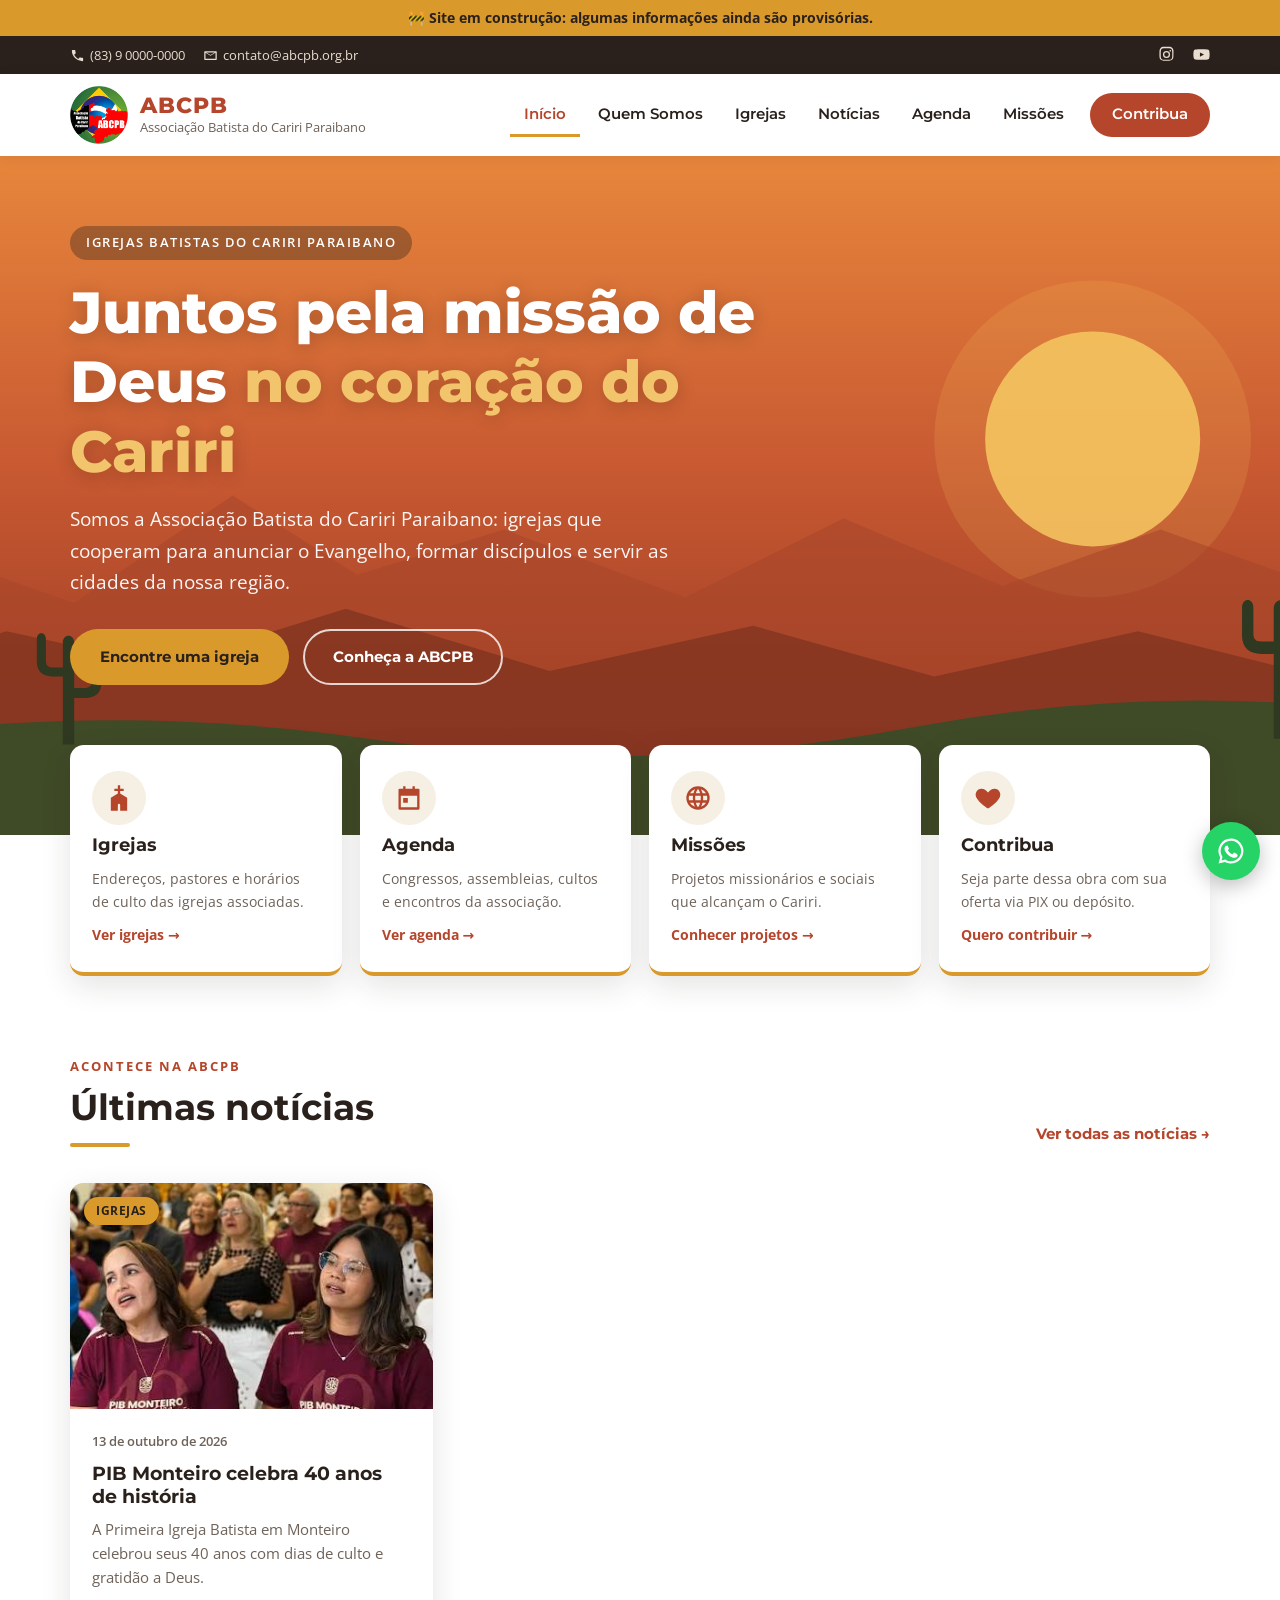
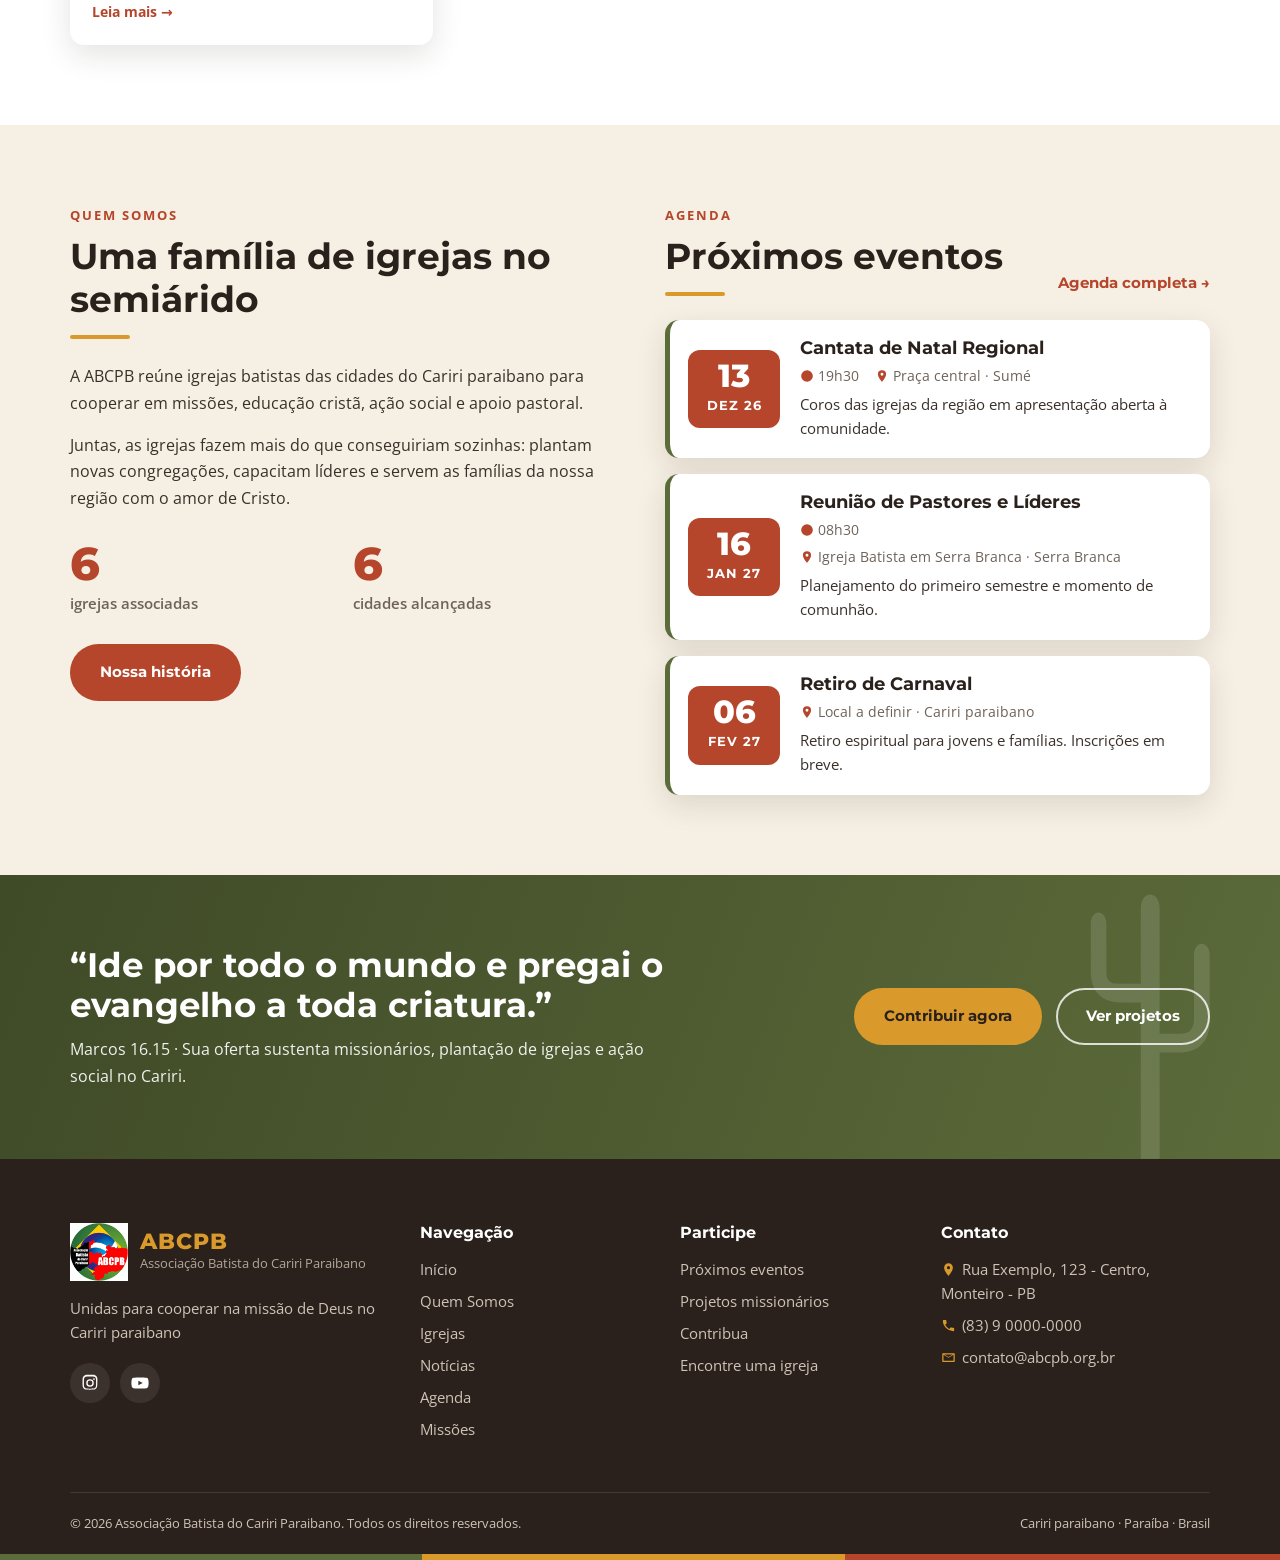
<file: index.html>
<!DOCTYPE html>
<html lang="pt-BR">
<head>
  <meta charset="UTF-8">
  <meta name="viewport" content="width=device-width, initial-scale=1.0">
  <title>ABCPB | Associação Batista do Cariri Paraibano</title>
  <meta name="description" content="Associação Batista do Cariri Paraibano: igrejas batistas unidas em missão, comunhão e serviço no Cariri da Paraíba.">
  <link rel="icon" href="assets/img/logo.png">
  <link rel="preconnect" href="https://fonts.googleapis.com">
  <link rel="preconnect" href="https://fonts.gstatic.com" crossorigin>
  <link href="https://fonts.googleapis.com/css2?family=Montserrat:wght@600;700;800&family=Open+Sans:wght@400;600;700&display=swap" rel="stylesheet">
  <link rel="stylesheet" href="assets/css/style.css">
</head>
<body data-pagina="inicio">
  <div id="topo"></div>

  <main>
    <!-- DESTAQUE -->
    <section class="hero">
      <svg class="hero-paisagem" viewBox="0 0 1440 600" preserveAspectRatio="xMidYMax slice" aria-hidden="true">
        <circle cx="1120" cy="250" r="95" fill="#f6c862" opacity=".85"/>
        <circle cx="1120" cy="250" r="140" fill="#f6c862" opacity=".15"/>
        <path d="M0 420 L120 360 L220 395 L360 300 L470 370 L600 330 L760 390 L900 320 L1040 380 L1180 330 L1320 380 L1440 340 V600 H0Z" fill="#a8452a" opacity=".55"/>
        <path d="M0 470 L160 420 L300 450 L460 400 L640 455 L820 415 L980 460 L1160 420 L1300 455 L1440 425 V600 H0Z" fill="#7e3320" opacity=".7"/>
        <path d="M0 520 Q240 480 480 515 T960 505 T1440 500 V600 H0Z" fill="#3f4a27"/>
        <g fill="#2f3820">
          <path d="M210 520V430c0-8 10-8 10 0v90zM220 470h10c4 0 6-3 6-7v-25c0-7 8-7 8 0v28c0 9-6 13-14 13h-10zM210 460h-9c-8 0-14-4-14-13v-20c0-7 8-7 8 0v19c0 4 2 6 6 6h9z"/>
          <path d="M1280 515V400c0-10 13-10 13 0v115zM1293 455h13c5 0 7-3 7-8v-32c0-9 10-9 10 0v36c0 11-7 16-17 16h-13zM1280 440h-11c-10 0-17-5-17-16v-25c0-9 10-9 10 0v23c0 5 2 7 7 7h11z"/>
          <path d="M1360 510v-55c0-6 8-6 8 0v55zM1368 480h6c3 0 4-2 4-5v-15c0-5 6-5 6 0v17c0 6-4 9-10 9h-6z"/>
        </g>
      </svg>
      <div class="container">
        <span class="hero-etiqueta">Igrejas batistas do Cariri paraibano</span>
        <h1>Juntos pela missão de Deus <em>no coração do Cariri</em></h1>
        <p>Somos a Associação Batista do Cariri Paraibano: igrejas que cooperam para anunciar o Evangelho, formar discípulos e servir as cidades da nossa região.</p>
        <div class="hero-botoes">
          <a class="btn btn-primario" href="igrejas.html">Encontre uma igreja</a>
          <a class="btn btn-contorno" href="quem-somos.html">Conheça a ABCPB</a>
        </div>
      </div>
    </section>

    <!-- ATALHOS -->
    <section class="atalhos">
      <div class="container atalhos-grade">
        <a class="atalho" href="igrejas.html">
          <span class="atalho-icone"><svg viewBox="0 0 24 24"><path d="M12 1h1v3h3v2h-3v2.2l6 3.6V23h-6v-5a1 1 0 0 0-2 0v5H5V11.8l6-3.6V6H8V4h3V1h1z"/></svg></span>
          <h3>Igrejas</h3>
          <p>Endereços, pastores e horários de culto das igrejas associadas.</p>
          <span class="seta">Ver igrejas →</span>
        </a>
        <a class="atalho" href="agenda.html">
          <span class="atalho-icone"><svg viewBox="0 0 24 24"><path d="M7 2h2v2h6V2h2v2h3a1 1 0 0 1 1 1v16a1 1 0 0 1-1 1H4a1 1 0 0 1-1-1V5a1 1 0 0 1 1-1h3V2zm12 8H5v10h14V10zM7 12h4v4H7v-4z"/></svg></span>
          <h3>Agenda</h3>
          <p>Congressos, assembleias, cultos e encontros da associação.</p>
          <span class="seta">Ver agenda →</span>
        </a>
        <a class="atalho" href="missoes.html">
          <span class="atalho-icone"><svg viewBox="0 0 24 24"><path d="M12 2a10 10 0 1 0 0 20 10 10 0 0 0 0-20zm6.9 6h-3a15.7 15.7 0 0 0-1.4-3.6A8 8 0 0 1 18.9 8zM12 4c.8 1.2 1.5 2.5 1.9 4h-3.8c.4-1.5 1.1-2.8 1.9-4zM4.3 14a8.2 8.2 0 0 1 0-4h3.4a16.5 16.5 0 0 0 0 4H4.3zm.8 2h3a15.7 15.7 0 0 0 1.4 3.6A8 8 0 0 1 5.1 16zm3-8h-3a8 8 0 0 1 4.4-3.6C8.9 5.5 8.4 6.7 8.1 8zM12 20c-.8-1.2-1.5-2.5-1.9-4h3.8c-.4 1.5-1.1 2.8-1.9 4zm2.3-6H9.7a14.7 14.7 0 0 1 0-4h4.6a14.7 14.7 0 0 1 0 4zm.2 5.6c.6-1.1 1.1-2.3 1.4-3.6h3a8 8 0 0 1-4.4 3.6zm1.8-5.6a16.5 16.5 0 0 0 0-4h3.4a8.2 8.2 0 0 1 0 4h-3.4z"/></svg></span>
          <h3>Missões</h3>
          <p>Projetos missionários e sociais que alcançam o Cariri.</p>
          <span class="seta">Conhecer projetos →</span>
        </a>
        <a class="atalho" href="contribua.html">
          <span class="atalho-icone"><svg viewBox="0 0 24 24"><path d="M12 21s-7.5-4.6-10-9.5C.4 8.1 2.4 4 6.4 4 8.7 4 10.4 5.3 12 7.2 13.6 5.3 15.3 4 17.6 4c4 0 6 4.1 4.4 7.5C19.5 16.4 12 21 12 21z"/></svg></span>
          <h3>Contribua</h3>
          <p>Seja parte dessa obra com sua oferta via PIX ou depósito.</p>
          <span class="seta">Quero contribuir →</span>
        </a>
      </div>
    </section>

    <!-- NOTÍCIAS -->
    <section class="secao">
      <div class="container">
        <div class="secao-cabecalho">
          <div class="secao-titulo"><span class="sobretitulo">Acontece na ABCPB</span><h2>Últimas notícias</h2></div>
          <a class="link-ver-todos" href="noticias.html">Ver todas as notícias →</a>
        </div>
        <div data-noticias data-limite="3"></div>
      </div>
    </section>

    <!-- SOBRE + AGENDA -->
    <section class="secao secao-areia">
      <div class="container duas-colunas" style="align-items:start">
        <div>
          <div class="secao-titulo" style="margin-bottom:24px"><span class="sobretitulo">Quem somos</span><h2>Uma família de igrejas no semiárido</h2></div>
          <div class="texto-corrido">
            <p>A ABCPB reúne igrejas batistas das cidades do Cariri paraibano para cooperar em missões, educação cristã, ação social e apoio pastoral.</p>
            <p>Juntas, as igrejas fazem mais do que conseguiriam sozinhas: plantam novas congregações, capacitam líderes e servem as famílias da nossa região com o amor de Cristo.</p>
          </div>
          <div class="numeros" style="grid-template-columns:repeat(2,1fr);text-align:left;margin:28px 0">
            <div class="numero"><strong id="num-igrejas">0</strong><span>igrejas associadas</span></div>
            <div class="numero"><strong id="num-cidades">0</strong><span>cidades alcançadas</span></div>
          </div>
          <a class="btn btn-terracota" href="quem-somos.html">Nossa história</a>
        </div>
        <div>
          <div class="secao-cabecalho" style="margin-bottom:24px">
            <div class="secao-titulo"><span class="sobretitulo">Agenda</span><h2>Próximos eventos</h2></div>
            <a class="link-ver-todos" href="agenda.html">Agenda completa →</a>
          </div>
          <div data-eventos data-limite="3"></div>
        </div>
      </div>
    </section>

    <!-- CHAMADA MISSÕES -->
    <section class="faixa">
      <svg class="faixa-cacto" viewBox="0 0 100 200" aria-hidden="true"><path d="M44 200V40c0-12 12-12 12 0v160H44zM56 120h14c6 0 8-4 8-10V70c0-10 10-10 10 0v42c0 14-8 20-20 20H56v-12zM44 100H32c-12 0-20-6-20-20V50c0-10 10-10 10 0v30c0 6 2 8 8 8h14v12z"/></svg>
      <div class="container">
        <div>
          <h2>“Ide por todo o mundo e pregai o evangelho a toda criatura.”</h2>
          <p>Marcos 16.15 · Sua oferta sustenta missionários, plantação de igrejas e ação social no Cariri.</p>
        </div>
        <div class="hero-botoes">
          <a class="btn btn-primario" href="contribua.html">Contribuir agora</a>
          <a class="btn btn-contorno" href="missoes.html">Ver projetos</a>
        </div>
      </div>
    </section>
  </main>

  <div id="rodape"></div>

  <script src="dados/config.js"></script>
  <script src="dados/noticias.js"></script>
  <script src="dados/eventos.js"></script>
  <script src="dados/igrejas.js"></script>
  <script src="dados/missoes.js"></script>
  <script src="assets/js/main.js"></script>
</body>
</html>
</file>
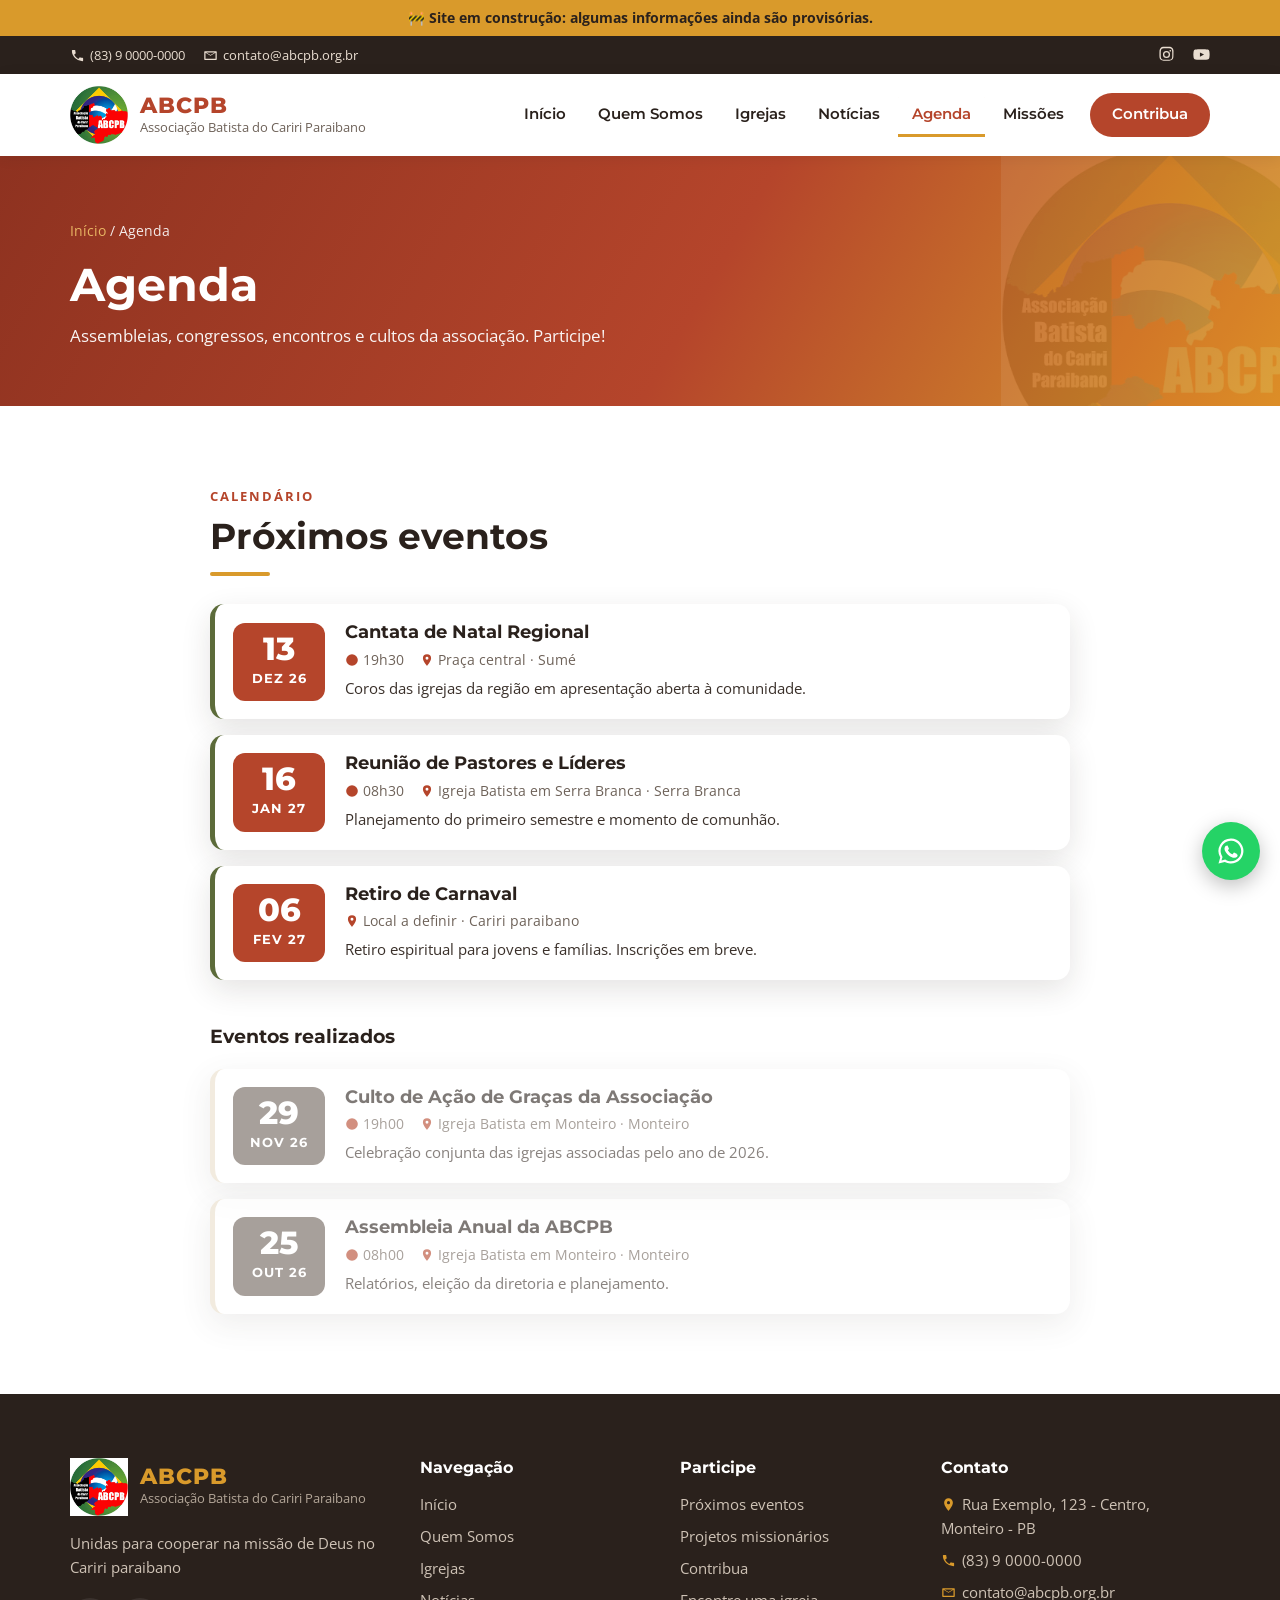
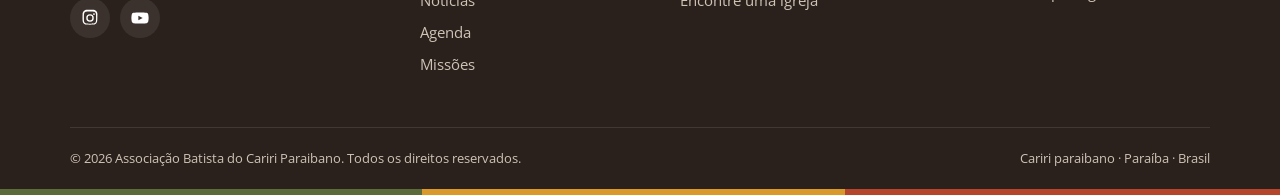
<file: agenda.html>
<!DOCTYPE html>
<html lang="pt-BR">
<head>
  <meta charset="UTF-8">
  <meta name="viewport" content="width=device-width, initial-scale=1.0">
  <title>Agenda | ABCPB</title>
  <meta name="description" content="Agenda de eventos da Associação Batista do Cariri Paraibano: assembleias, congressos, encontros e cultos.">
  <link rel="icon" href="assets/img/logo.png">
  <link rel="preconnect" href="https://fonts.googleapis.com">
  <link rel="preconnect" href="https://fonts.gstatic.com" crossorigin>
  <link href="https://fonts.googleapis.com/css2?family=Montserrat:wght@600;700;800&family=Open+Sans:wght@400;600;700&display=swap" rel="stylesheet">
  <link rel="stylesheet" href="assets/css/style.css">
</head>
<body data-pagina="agenda">
  <div id="topo"></div>

  <main>
    <section class="pagina-topo">
      <div class="container">
        <div class="migalhas"><a href="index.html">Início</a> / Agenda</div>
        <h1>Agenda</h1>
        <p>Assembleias, congressos, encontros e cultos da associação. Participe!</p>
      </div>
    </section>

    <section class="secao">
      <div class="container" style="max-width:900px">
        <div class="secao-titulo" style="margin-bottom:28px"><span class="sobretitulo">Calendário</span><h2>Próximos eventos</h2></div>
        <div data-eventos data-passados></div>
      </div>
    </section>
  </main>

  <div id="rodape"></div>

  <script src="dados/config.js"></script>
  <script src="dados/noticias.js"></script>
  <script src="dados/eventos.js"></script>
  <script src="dados/igrejas.js"></script>
  <script src="dados/missoes.js"></script>
  <script src="assets/js/main.js"></script>
</body>
</html>
</file>
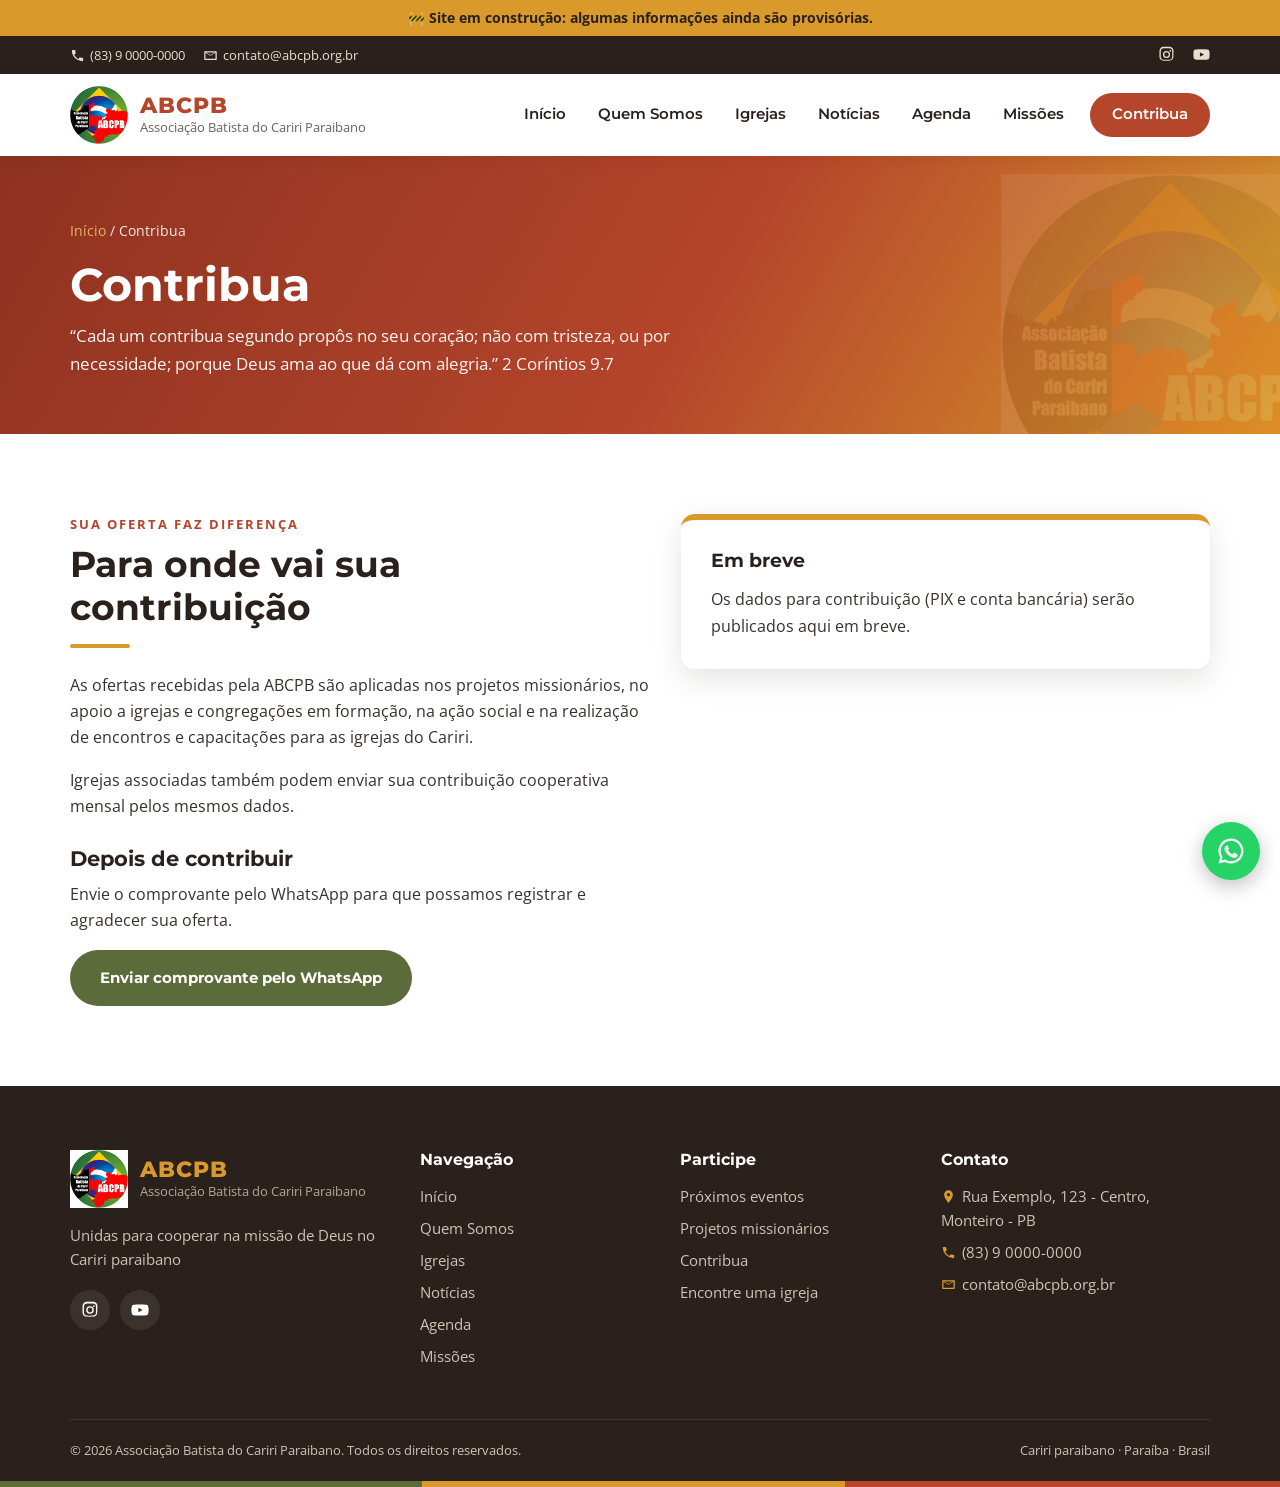
<file: contribua.html>
<!DOCTYPE html>
<html lang="pt-BR">
<head>
  <meta charset="UTF-8">
  <meta name="viewport" content="width=device-width, initial-scale=1.0">
  <title>Contribua | ABCPB</title>
  <meta name="description" content="Contribua com a obra missionária da Associação Batista do Cariri Paraibano via PIX ou depósito.">
  <link rel="icon" href="assets/img/logo.png">
  <link rel="preconnect" href="https://fonts.googleapis.com">
  <link rel="preconnect" href="https://fonts.gstatic.com" crossorigin>
  <link href="https://fonts.googleapis.com/css2?family=Montserrat:wght@600;700;800&family=Open+Sans:wght@400;600;700&display=swap" rel="stylesheet">
  <link rel="stylesheet" href="assets/css/style.css">
</head>
<body data-pagina="contribua">
  <div id="topo"></div>

  <main>
    <section class="pagina-topo">
      <div class="container">
        <div class="migalhas"><a href="index.html">Início</a> / Contribua</div>
        <h1>Contribua</h1>
        <p>“Cada um contribua segundo propôs no seu coração; não com tristeza, ou por necessidade; porque Deus ama ao que dá com alegria.” 2 Coríntios 9.7</p>
      </div>
    </section>

    <section class="secao">
      <div class="container contribua-grade">
        <div>
          <div class="secao-titulo" style="margin-bottom:24px"><span class="sobretitulo">Sua oferta faz diferença</span><h2>Para onde vai sua contribuição</h2></div>
          <div class="texto-corrido">
            <p>As ofertas recebidas pela ABCPB são aplicadas nos projetos missionários, no apoio a igrejas e congregações em formação, na ação social e na realização de encontros e capacitações para as igrejas do Cariri.</p>
            <p>Igrejas associadas também podem enviar sua contribuição cooperativa mensal pelos mesmos dados.</p>
            <h3>Depois de contribuir</h3>
            <p>Envie o comprovante pelo WhatsApp para que possamos registrar e agradecer sua oferta.</p>
          </div>
          <a class="btn btn-verde" id="link-whats-contribua" href="#" target="_blank" rel="noopener">Enviar comprovante pelo WhatsApp</a>
        </div>

        <div id="dados-contribuicao" style="display:grid;gap:24px">
          <div class="caixa-pix">
            <h3>PIX</h3>
            <p style="font-size:14px;color:var(--texto-suave)">Chave <span id="pix-tipo"></span></p>
            <div class="chave"><span id="pix-chave"></span><button class="btn-copiar" id="copiar-pix" type="button">Copiar</button></div>
            <p style="font-size:14.5px"><strong>Favorecido:</strong> <span id="pix-favorecido"></span></p>
          </div>
          <div class="caixa-pix" style="border-top-color:var(--verde)">
            <h3>Depósito / Transferência</h3>
            <ul class="dados-bancarios">
              <li><strong>Banco:</strong> <span id="banco-nome"></span></li>
              <li><strong>Agência:</strong> <span id="banco-agencia"></span></li>
              <li><strong>Conta:</strong> <span id="banco-conta"></span> (<span id="banco-tipo"></span>)</li>
              <li><strong>Favorecido:</strong> <span id="banco-favorecido"></span></li>
            </ul>
          </div>
        </div>
      </div>
    </section>
  </main>

  <div id="rodape"></div>

  <script src="dados/config.js"></script>
  <script src="dados/noticias.js"></script>
  <script src="dados/eventos.js"></script>
  <script src="dados/igrejas.js"></script>
  <script src="dados/missoes.js"></script>
  <script src="assets/js/main.js"></script>
</body>
</html>
</file>
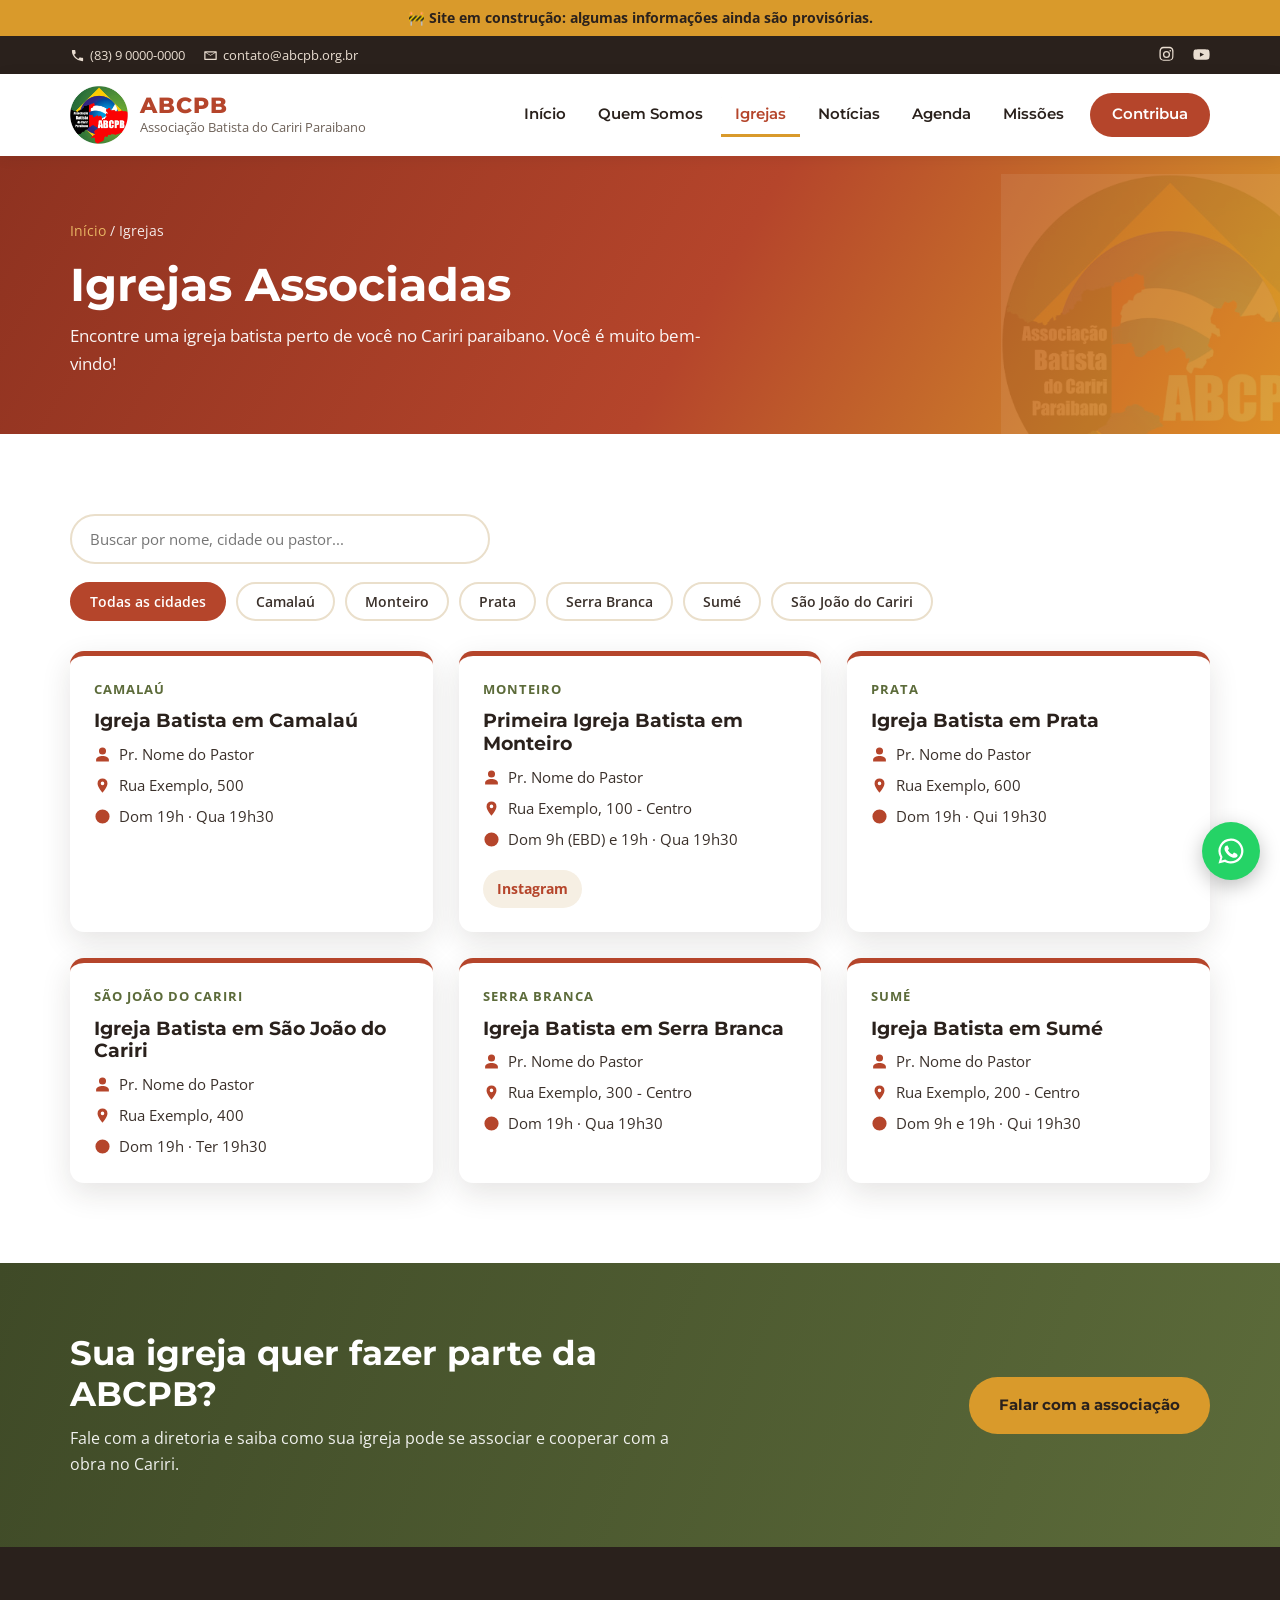
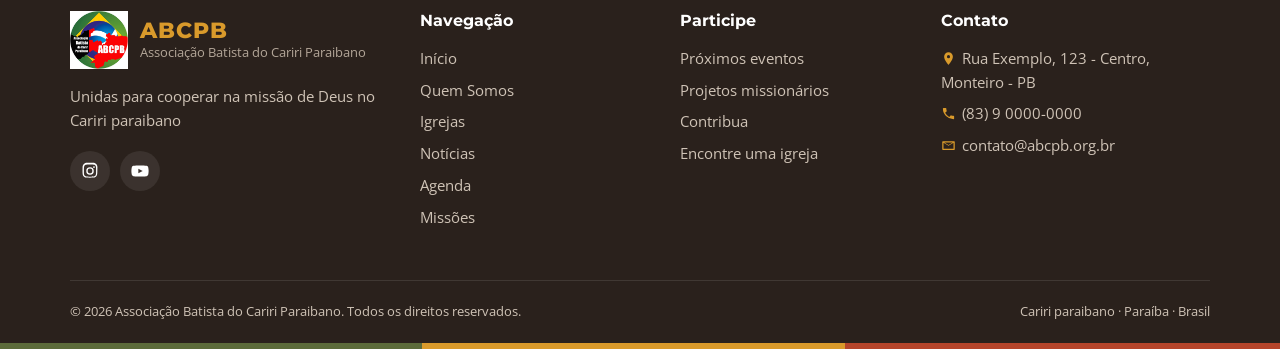
<file: igrejas.html>
<!DOCTYPE html>
<html lang="pt-BR">
<head>
  <meta charset="UTF-8">
  <meta name="viewport" content="width=device-width, initial-scale=1.0">
  <title>Igrejas Associadas | ABCPB</title>
  <meta name="description" content="Encontre uma igreja batista no Cariri paraibano: endereços, pastores e horários de culto.">
  <link rel="icon" href="assets/img/logo.png">
  <link rel="preconnect" href="https://fonts.googleapis.com">
  <link rel="preconnect" href="https://fonts.gstatic.com" crossorigin>
  <link href="https://fonts.googleapis.com/css2?family=Montserrat:wght@600;700;800&family=Open+Sans:wght@400;600;700&display=swap" rel="stylesheet">
  <link rel="stylesheet" href="assets/css/style.css">
</head>
<body data-pagina="igrejas">
  <div id="topo"></div>

  <main>
    <section class="pagina-topo">
      <div class="container">
        <div class="migalhas"><a href="index.html">Início</a> / Igrejas</div>
        <h1>Igrejas Associadas</h1>
        <p>Encontre uma igreja batista perto de você no Cariri paraibano. Você é muito bem-vindo!</p>
      </div>
    </section>

    <section class="secao">
      <div class="container">
        <div id="igrejas"></div>
      </div>
    </section>

    <section class="faixa">
      <div class="container">
        <div>
          <h2>Sua igreja quer fazer parte da ABCPB?</h2>
          <p>Fale com a diretoria e saiba como sua igreja pode se associar e cooperar com a obra no Cariri.</p>
        </div>
        <a class="btn btn-primario" id="link-contato-igreja" href="#">Falar com a associação</a>
      </div>
    </section>
  </main>

  <div id="rodape"></div>

  <script src="dados/config.js"></script>
  <script src="dados/noticias.js"></script>
  <script src="dados/eventos.js"></script>
  <script src="dados/igrejas.js"></script>
  <script src="dados/missoes.js"></script>
  <script src="assets/js/main.js"></script>
  <script>
    (function () {
      var a = document.getElementById("link-contato-igreja");
      if (SITE.whatsapp) a.href = "https://wa.me/" + SITE.whatsapp + "?text=" + encodeURIComponent("Olá! Gostaria de saber como uma igreja pode se associar à ABCPB.");
      else if (SITE.email) a.href = "mailto:" + SITE.email;
    })();
  </script>
</body>
</html>
</file>
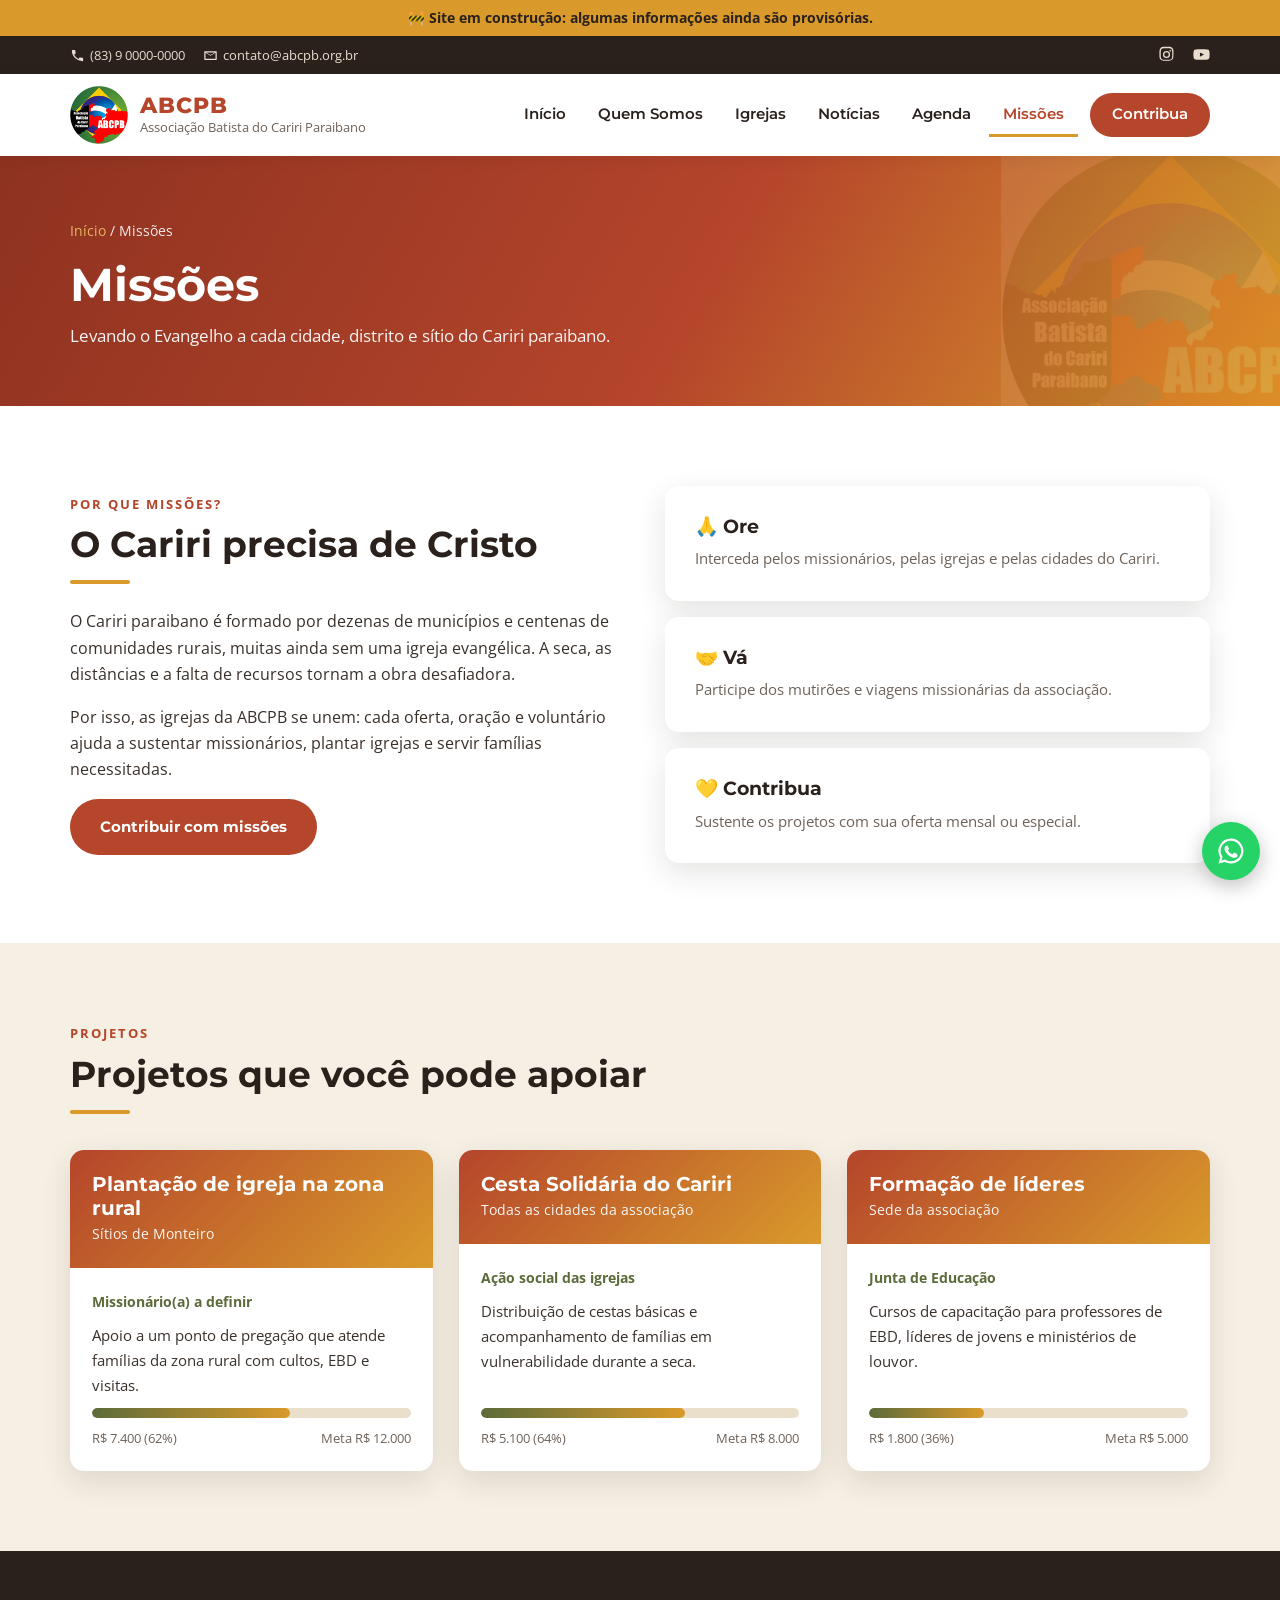
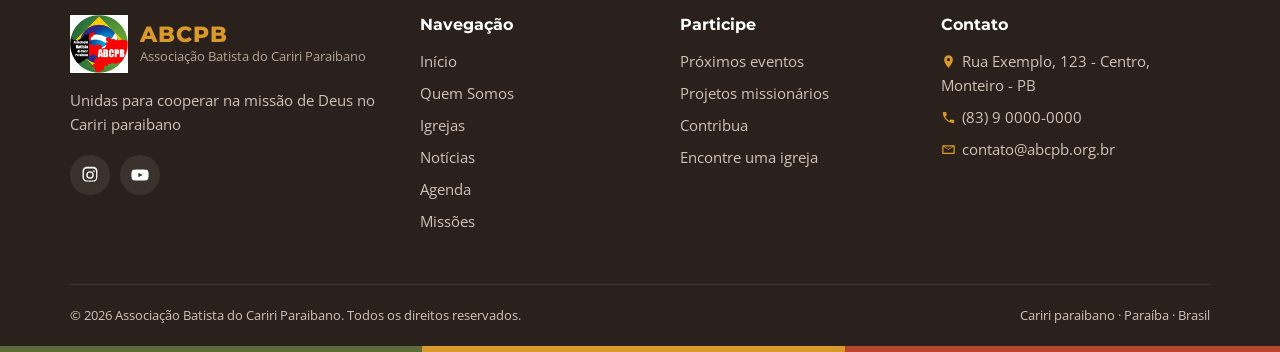
<file: missoes.html>
<!DOCTYPE html>
<html lang="pt-BR">
<head>
  <meta charset="UTF-8">
  <meta name="viewport" content="width=device-width, initial-scale=1.0">
  <title>Missões | ABCPB</title>
  <meta name="description" content="Projetos missionários e sociais da Associação Batista do Cariri Paraibano.">
  <link rel="icon" href="assets/img/logo.png">
  <link rel="preconnect" href="https://fonts.googleapis.com">
  <link rel="preconnect" href="https://fonts.gstatic.com" crossorigin>
  <link href="https://fonts.googleapis.com/css2?family=Montserrat:wght@600;700;800&family=Open+Sans:wght@400;600;700&display=swap" rel="stylesheet">
  <link rel="stylesheet" href="assets/css/style.css">
</head>
<body data-pagina="missoes">
  <div id="topo"></div>

  <main>
    <section class="pagina-topo">
      <div class="container">
        <div class="migalhas"><a href="index.html">Início</a> / Missões</div>
        <h1>Missões</h1>
        <p>Levando o Evangelho a cada cidade, distrito e sítio do Cariri paraibano.</p>
      </div>
    </section>

    <section class="secao">
      <div class="container duas-colunas">
        <div>
          <div class="secao-titulo" style="margin-bottom:24px"><span class="sobretitulo">Por que missões?</span><h2>O Cariri precisa de Cristo</h2></div>
          <div class="texto-corrido">
            <p>O Cariri paraibano é formado por dezenas de municípios e centenas de comunidades rurais, muitas ainda sem uma igreja evangélica. A seca, as distâncias e a falta de recursos tornam a obra desafiadora.</p>
            <p>Por isso, as igrejas da ABCPB se unem: cada oferta, oração e voluntário ajuda a sustentar missionários, plantar igrejas e servir famílias necessitadas.</p>
          </div>
          <div class="hero-botoes" style="margin-top:10px">
            <a class="btn btn-terracota" href="contribua.html">Contribuir com missões</a>
          </div>
        </div>
        <div class="mvv" style="grid-template-columns:1fr;gap:16px">
          <div class="mvv-item"><h3>🙏 Ore</h3><p>Interceda pelos missionários, pelas igrejas e pelas cidades do Cariri.</p></div>
          <div class="mvv-item"><h3>🤝 Vá</h3><p>Participe dos mutirões e viagens missionárias da associação.</p></div>
          <div class="mvv-item"><h3>💛 Contribua</h3><p>Sustente os projetos com sua oferta mensal ou especial.</p></div>
        </div>
      </div>
    </section>

    <section class="secao secao-areia">
      <div class="container">
        <div class="secao-titulo" style="margin-bottom:36px"><span class="sobretitulo">Projetos</span><h2>Projetos que você pode apoiar</h2></div>
        <div id="missoes"></div>
      </div>
    </section>
  </main>

  <div id="rodape"></div>

  <script src="dados/config.js"></script>
  <script src="dados/noticias.js"></script>
  <script src="dados/eventos.js"></script>
  <script src="dados/igrejas.js"></script>
  <script src="dados/missoes.js"></script>
  <script src="assets/js/main.js"></script>
</body>
</html>
</file>
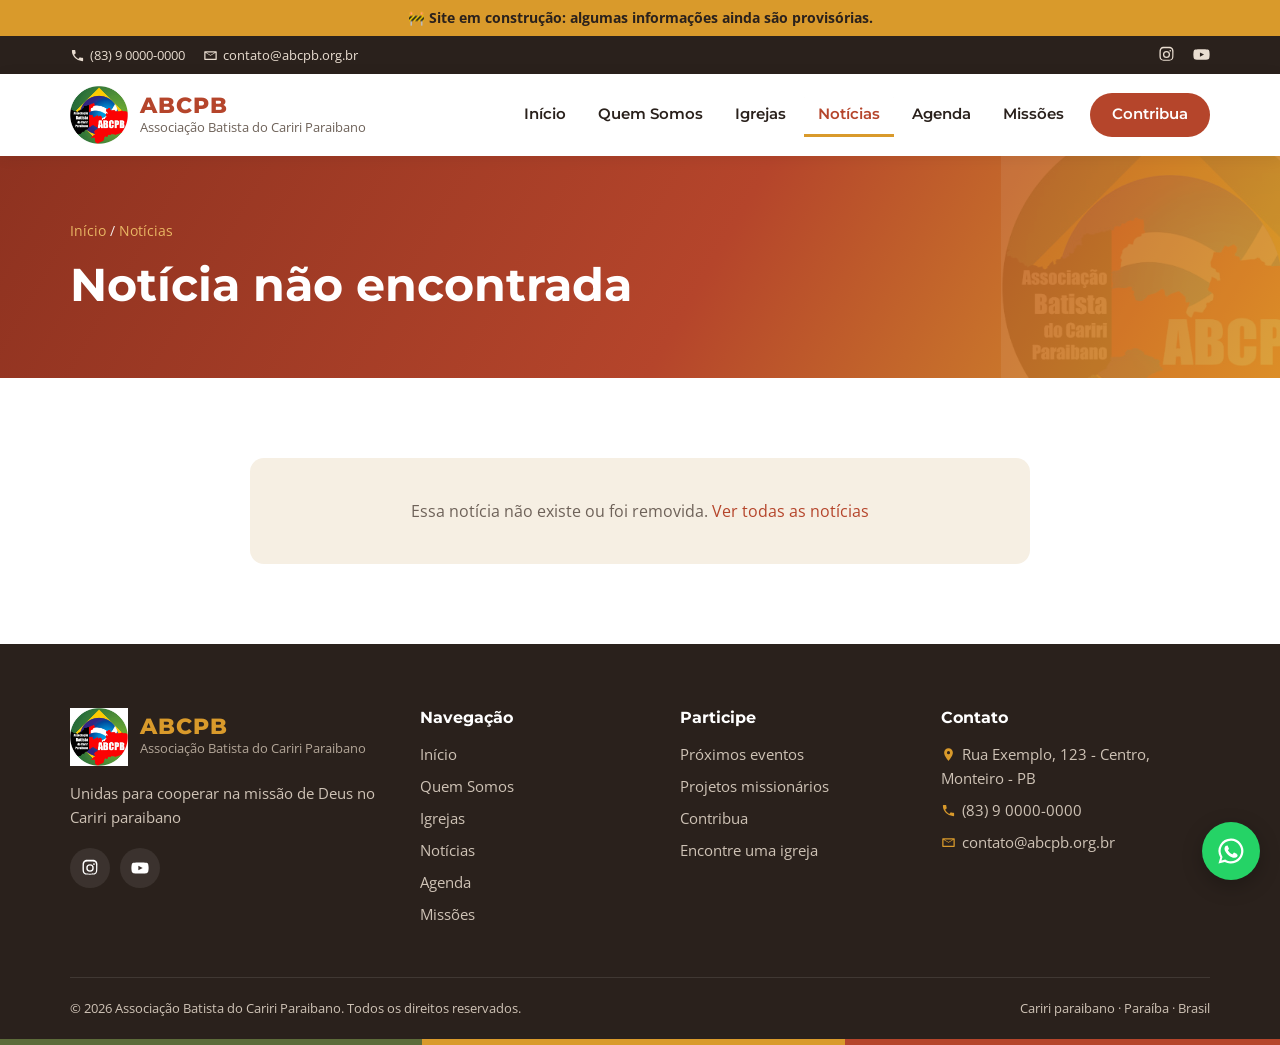
<file: noticia.html>
<!DOCTYPE html>
<html lang="pt-BR">
<head>
  <meta charset="UTF-8">
  <meta name="viewport" content="width=device-width, initial-scale=1.0">
  <title>Notícia | ABCPB</title>
  <link rel="icon" href="assets/img/logo.png">
  <link rel="preconnect" href="https://fonts.googleapis.com">
  <link rel="preconnect" href="https://fonts.gstatic.com" crossorigin>
  <link href="https://fonts.googleapis.com/css2?family=Montserrat:wght@600;700;800&family=Open+Sans:wght@400;600;700&display=swap" rel="stylesheet">
  <link rel="stylesheet" href="assets/css/style.css">
</head>
<body data-pagina="noticias">
  <div id="topo"></div>

  <main>
    <section class="pagina-topo">
      <div class="container">
        <div class="migalhas"><a href="index.html">Início</a> / <a href="noticias.html">Notícias</a></div>
        <h1 id="noticia-titulo">Carregando...</h1>
        <p id="noticia-info"></p>
      </div>
    </section>

    <section class="secao">
      <div class="container">
        <article class="artigo" id="noticia"></article>
      </div>
    </section>
  </main>

  <div id="rodape"></div>

  <script src="dados/config.js"></script>
  <script src="dados/noticias.js"></script>
  <script src="dados/eventos.js"></script>
  <script src="dados/igrejas.js"></script>
  <script src="dados/missoes.js"></script>
  <script src="assets/js/main.js"></script>
</body>
</html>
</file>
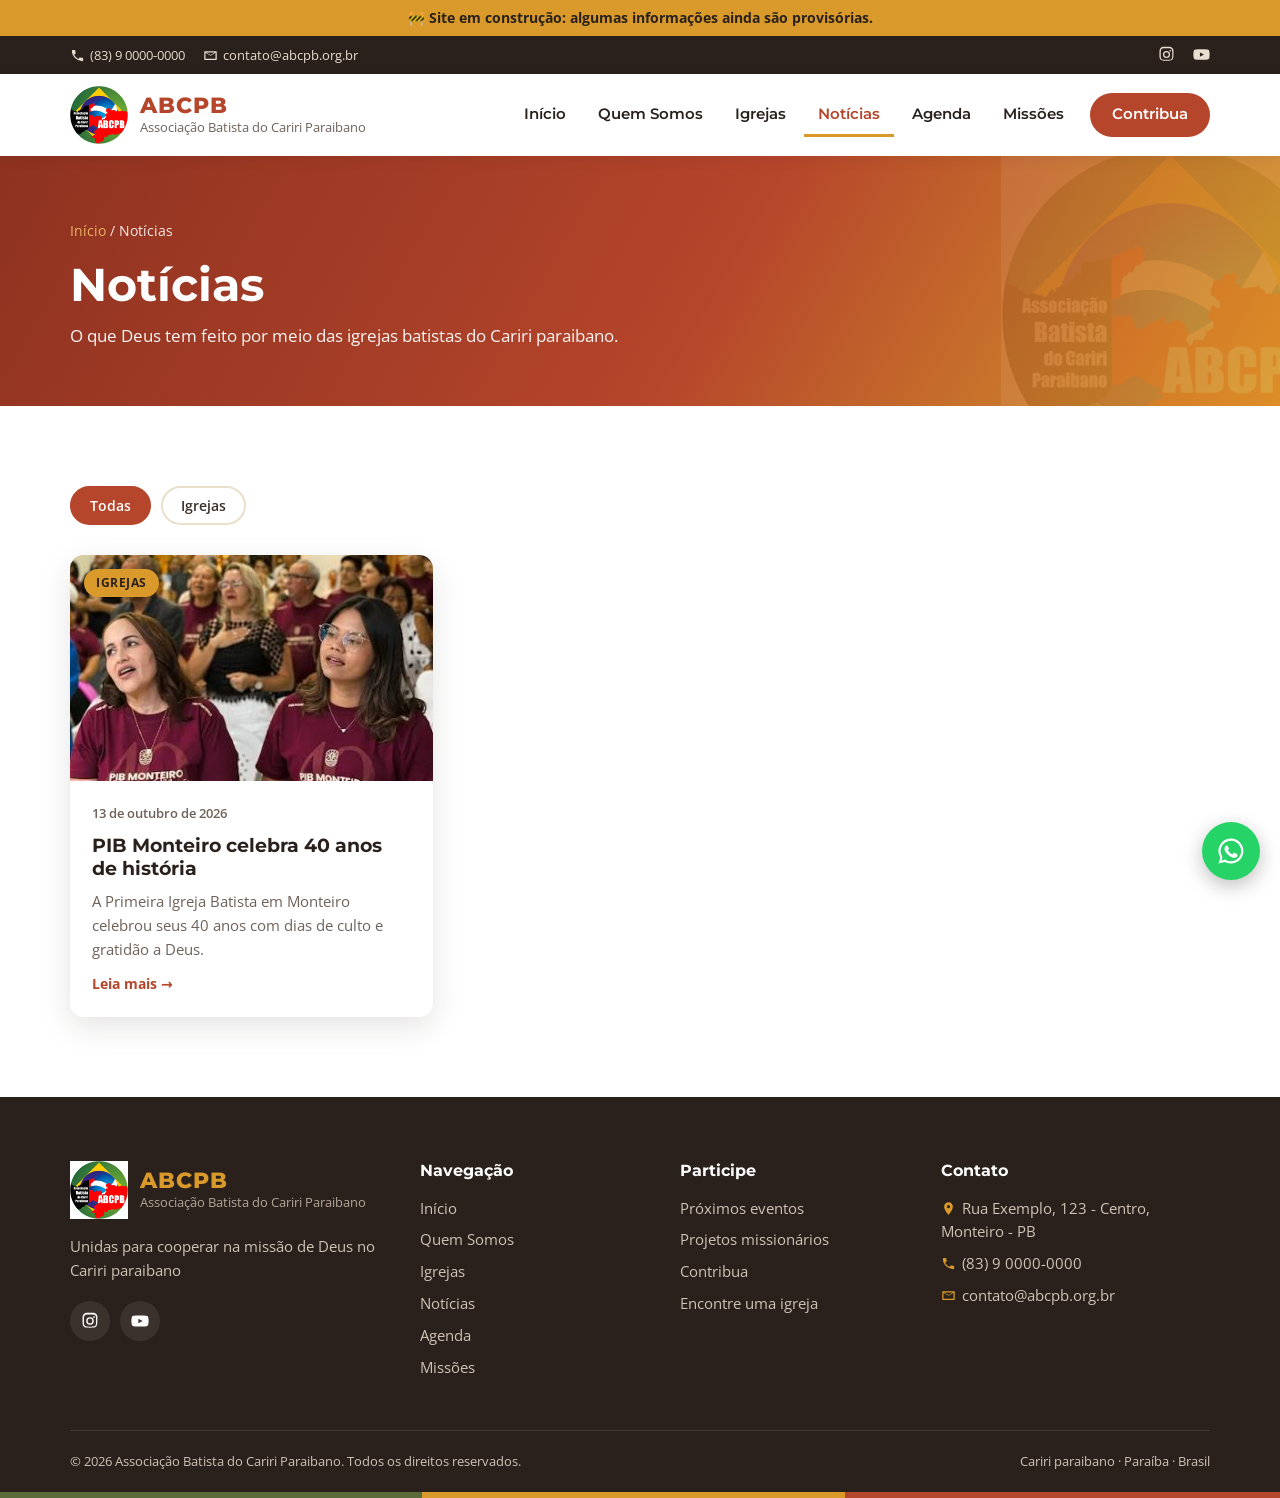
<file: noticias.html>
<!DOCTYPE html>
<html lang="pt-BR">
<head>
  <meta charset="UTF-8">
  <meta name="viewport" content="width=device-width, initial-scale=1.0">
  <title>Notícias | ABCPB</title>
  <meta name="description" content="Notícias da Associação Batista do Cariri Paraibano e das igrejas associadas.">
  <link rel="icon" href="assets/img/logo.png">
  <link rel="preconnect" href="https://fonts.googleapis.com">
  <link rel="preconnect" href="https://fonts.gstatic.com" crossorigin>
  <link href="https://fonts.googleapis.com/css2?family=Montserrat:wght@600;700;800&family=Open+Sans:wght@400;600;700&display=swap" rel="stylesheet">
  <link rel="stylesheet" href="assets/css/style.css">
</head>
<body data-pagina="noticias">
  <div id="topo"></div>

  <main>
    <section class="pagina-topo">
      <div class="container">
        <div class="migalhas"><a href="index.html">Início</a> / Notícias</div>
        <h1>Notícias</h1>
        <p>O que Deus tem feito por meio das igrejas batistas do Cariri paraibano.</p>
      </div>
    </section>

    <section class="secao">
      <div class="container">
        <div data-noticias data-filtros></div>
      </div>
    </section>
  </main>

  <div id="rodape"></div>

  <script src="dados/config.js"></script>
  <script src="dados/noticias.js"></script>
  <script src="dados/eventos.js"></script>
  <script src="dados/igrejas.js"></script>
  <script src="dados/missoes.js"></script>
  <script src="assets/js/main.js"></script>
</body>
</html>
</file>
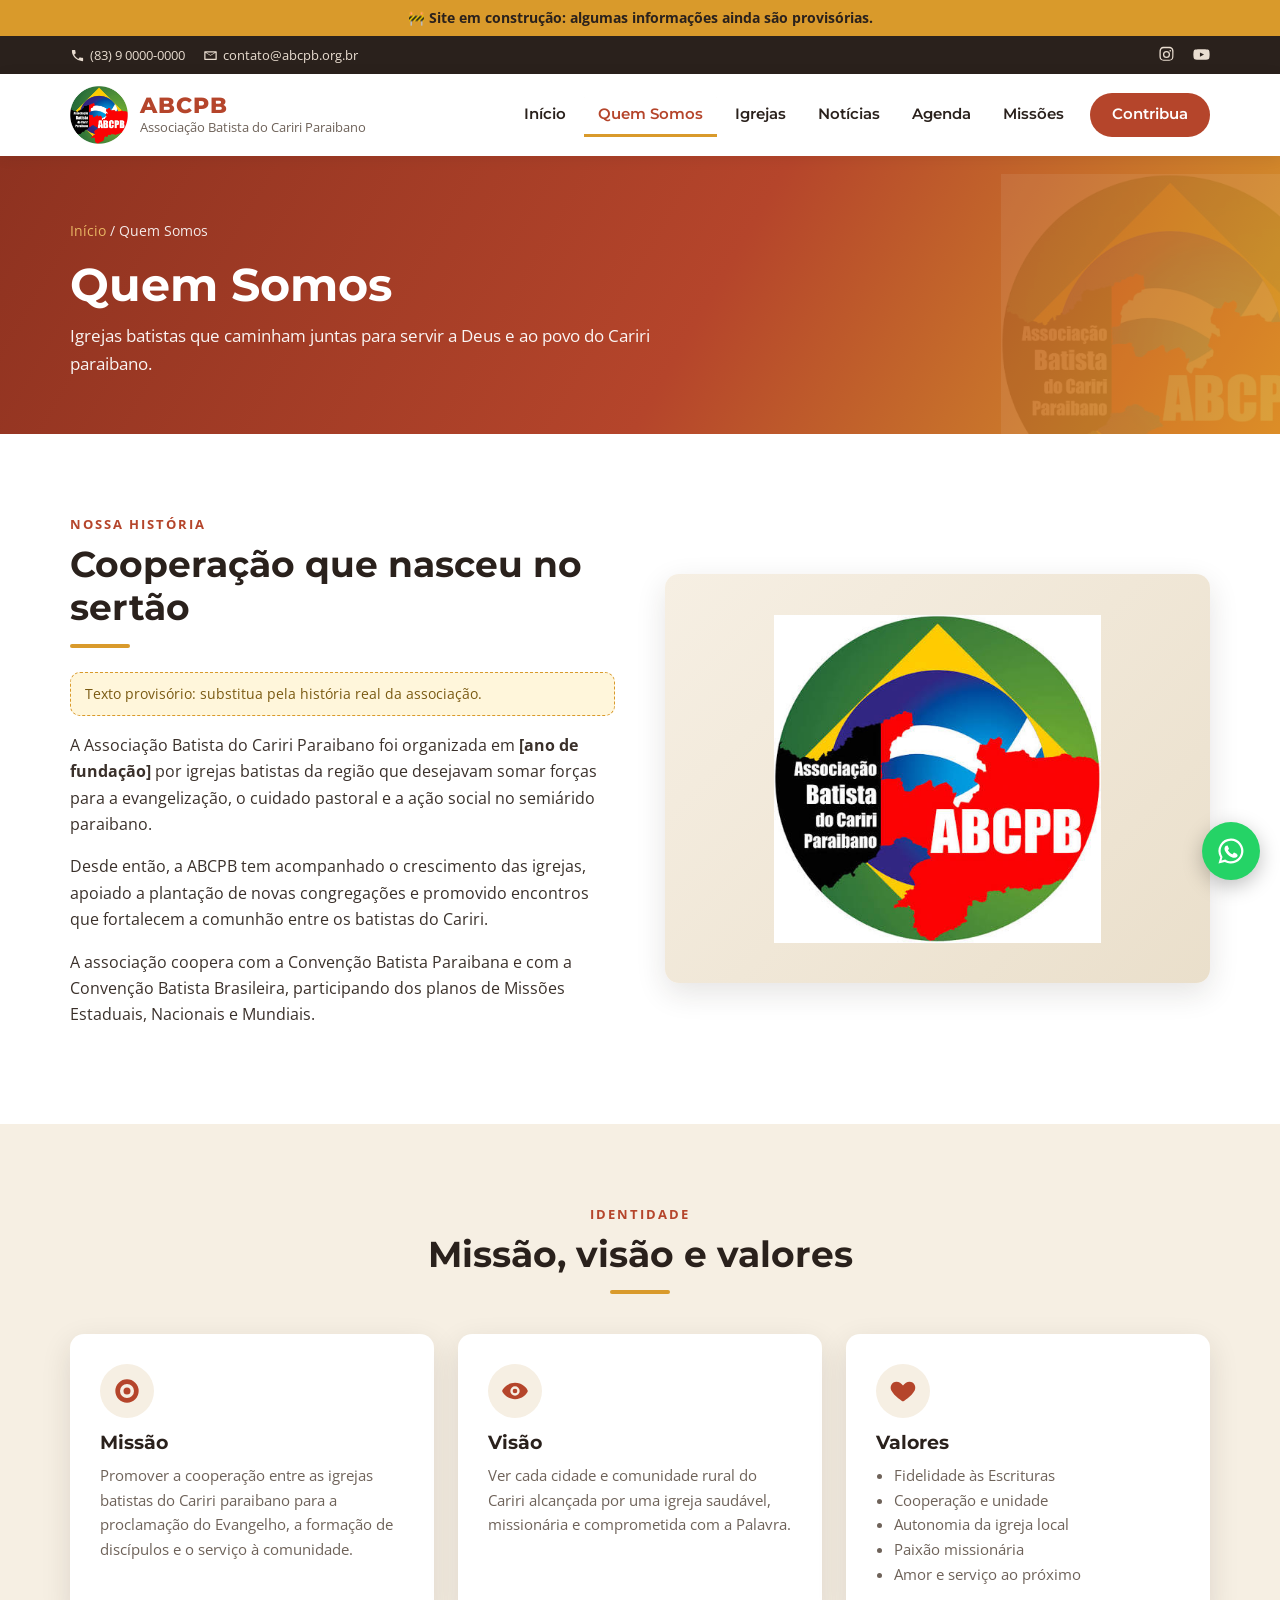
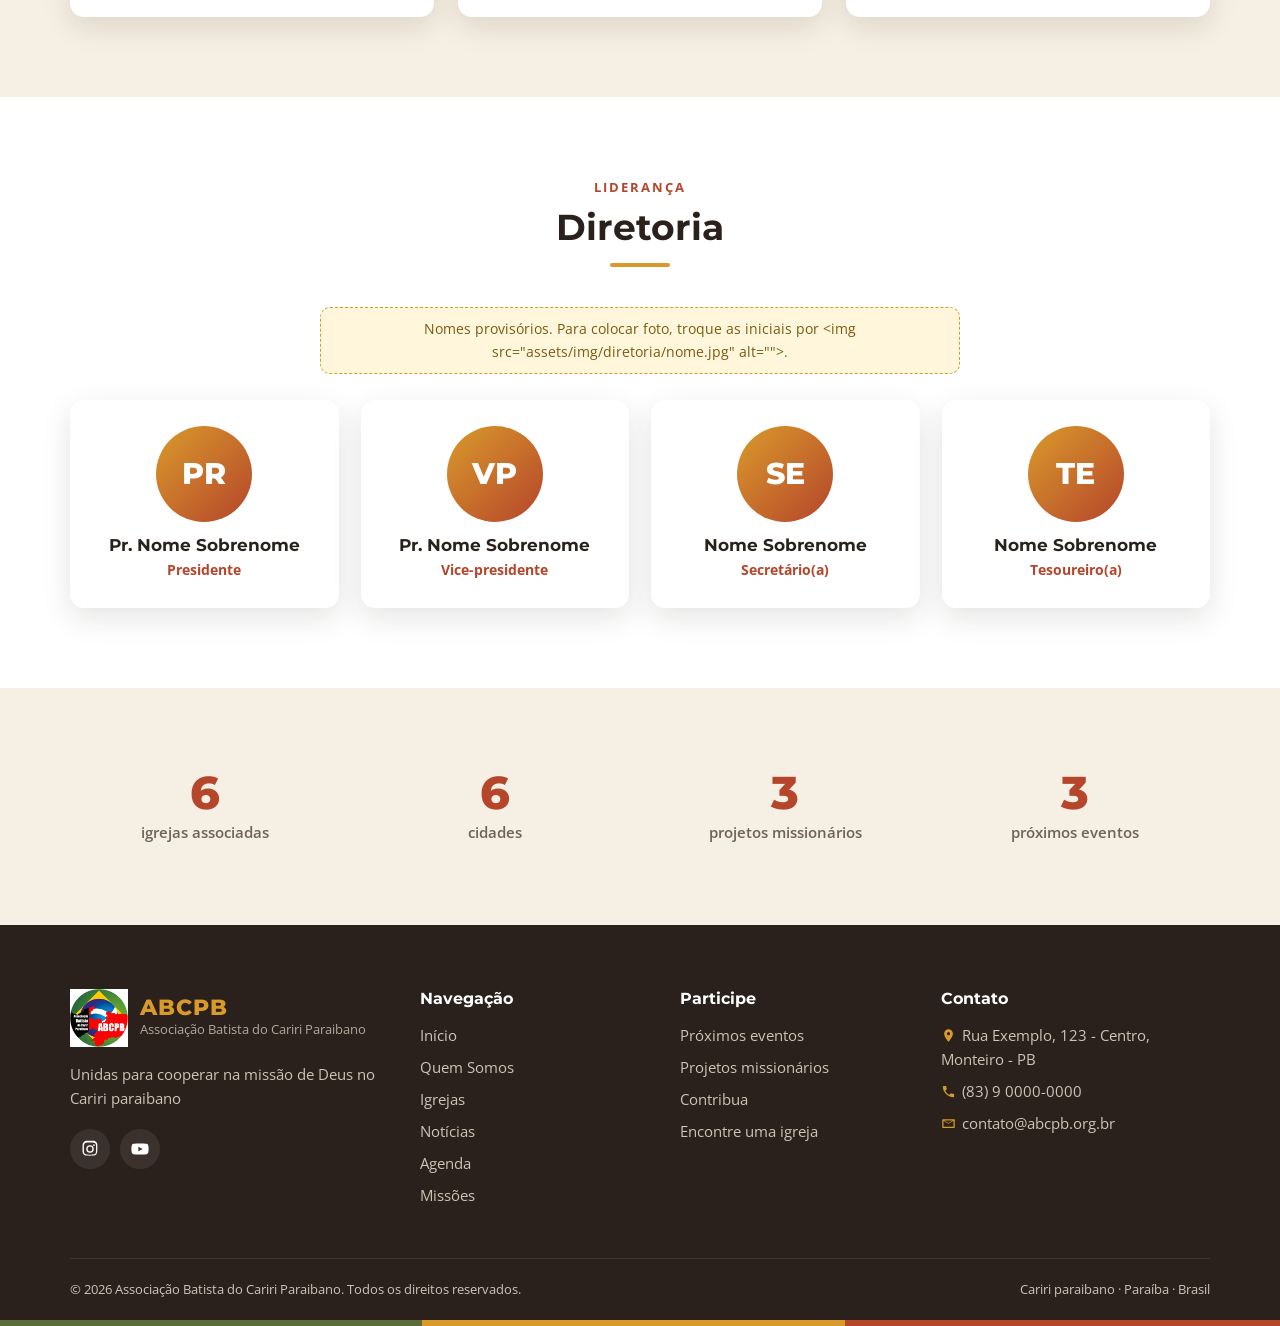
<file: quem-somos.html>
<!DOCTYPE html>
<html lang="pt-BR">
<head>
  <meta charset="UTF-8">
  <meta name="viewport" content="width=device-width, initial-scale=1.0">
  <title>Quem Somos | ABCPB</title>
  <meta name="description" content="Conheça a história, a missão e a diretoria da Associação Batista do Cariri Paraibano.">
  <link rel="icon" href="assets/img/logo.png">
  <link rel="preconnect" href="https://fonts.googleapis.com">
  <link rel="preconnect" href="https://fonts.gstatic.com" crossorigin>
  <link href="https://fonts.googleapis.com/css2?family=Montserrat:wght@600;700;800&family=Open+Sans:wght@400;600;700&display=swap" rel="stylesheet">
  <link rel="stylesheet" href="assets/css/style.css">
</head>
<body data-pagina="quem-somos">
  <div id="topo"></div>

  <main>
    <section class="pagina-topo">
      <div class="container">
        <div class="migalhas"><a href="index.html">Início</a> / Quem Somos</div>
        <h1>Quem Somos</h1>
        <p>Igrejas batistas que caminham juntas para servir a Deus e ao povo do Cariri paraibano.</p>
      </div>
    </section>

    <!-- HISTÓRIA -->
    <section class="secao">
      <div class="container duas-colunas">
        <div>
          <div class="secao-titulo" style="margin-bottom:24px"><span class="sobretitulo">Nossa história</span><h2>Cooperação que nasceu no sertão</h2></div>
          <div class="texto-corrido">
            <p class="aviso-provisorio">Texto provisório: substitua pela história real da associação.</p>
            <p>A Associação Batista do Cariri Paraibano foi organizada em <strong>[ano de fundação]</strong> por igrejas batistas da região que desejavam somar forças para a evangelização, o cuidado pastoral e a ação social no semiárido paraibano.</p>
            <p>Desde então, a ABCPB tem acompanhado o crescimento das igrejas, apoiado a plantação de novas congregações e promovido encontros que fortalecem a comunhão entre os batistas do Cariri.</p>
            <p>A associação coopera com a Convenção Batista Paraibana e com a Convenção Batista Brasileira, participando dos planos de Missões Estaduais, Nacionais e Mundiais.</p>
          </div>
        </div>
        <div class="imagem-destaque"><img class="logo-grande" src="assets/img/logo.png" alt="Logo da ABCPB"></div>
      </div>
    </section>

    <!-- MISSÃO VISÃO VALORES -->
    <section class="secao secao-areia">
      <div class="container">
        <div class="secao-titulo centro" style="margin-bottom:40px"><span class="sobretitulo">Identidade</span><h2>Missão, visão e valores</h2></div>
        <div class="mvv">
          <div class="mvv-item">
            <span class="atalho-icone"><svg viewBox="0 0 24 24"><path d="M12 2a10 10 0 1 0 0 20 10 10 0 0 0 0-20zm0 4a6 6 0 1 1 0 12 6 6 0 0 1 0-12zm0 3a3 3 0 1 0 0 6 3 3 0 0 0 0-6z"/></svg></span>
            <h3>Missão</h3>
            <p>Promover a cooperação entre as igrejas batistas do Cariri paraibano para a proclamação do Evangelho, a formação de discípulos e o serviço à comunidade.</p>
          </div>
          <div class="mvv-item">
            <span class="atalho-icone"><svg viewBox="0 0 24 24"><path d="M12 5C6 5 1.7 9.4 1 12c.7 2.6 5 7 11 7s10.3-4.4 11-7c-.7-2.6-5-7-11-7zm0 11a4 4 0 1 1 0-8 4 4 0 0 1 0 8zm0-6a2 2 0 1 0 0 4 2 2 0 0 0 0-4z"/></svg></span>
            <h3>Visão</h3>
            <p>Ver cada cidade e comunidade rural do Cariri alcançada por uma igreja saudável, missionária e comprometida com a Palavra.</p>
          </div>
          <div class="mvv-item">
            <span class="atalho-icone"><svg viewBox="0 0 24 24"><path d="M12 21s-7.5-4.6-10-9.5C.4 8.1 2.4 4 6.4 4 8.7 4 10.4 5.3 12 7.2 13.6 5.3 15.3 4 17.6 4c4 0 6 4.1 4.4 7.5C19.5 16.4 12 21 12 21z"/></svg></span>
            <h3>Valores</h3>
            <ul>
              <li>Fidelidade às Escrituras</li>
              <li>Cooperação e unidade</li>
              <li>Autonomia da igreja local</li>
              <li>Paixão missionária</li>
              <li>Amor e serviço ao próximo</li>
            </ul>
          </div>
        </div>
      </div>
    </section>

    <!-- DIRETORIA -->
    <section class="secao">
      <div class="container">
        <div class="secao-titulo centro" style="margin-bottom:40px"><span class="sobretitulo">Liderança</span><h2>Diretoria</h2></div>
        <p class="aviso-provisorio" style="max-width:640px;margin:0 auto 26px;text-align:center">Nomes provisórios. Para colocar foto, troque as iniciais por &lt;img src="assets/img/diretoria/nome.jpg" alt=""&gt;.</p>
        <div class="diretoria">
          <div class="membro"><div class="avatar">PR</div><h3>Pr. Nome Sobrenome</h3><span>Presidente</span></div>
          <div class="membro"><div class="avatar">VP</div><h3>Pr. Nome Sobrenome</h3><span>Vice-presidente</span></div>
          <div class="membro"><div class="avatar">SE</div><h3>Nome Sobrenome</h3><span>Secretário(a)</span></div>
          <div class="membro"><div class="avatar">TE</div><h3>Nome Sobrenome</h3><span>Tesoureiro(a)</span></div>
        </div>
      </div>
    </section>

    <!-- NÚMEROS -->
    <section class="secao secao-areia">
      <div class="container numeros">
        <div class="numero"><strong id="num-igrejas">0</strong><span>igrejas associadas</span></div>
        <div class="numero"><strong id="num-cidades">0</strong><span>cidades</span></div>
        <div class="numero"><strong id="num-projetos">0</strong><span>projetos missionários</span></div>
        <div class="numero"><strong id="num-eventos">0</strong><span>próximos eventos</span></div>
      </div>
    </section>
  </main>

  <div id="rodape"></div>

  <script src="dados/config.js"></script>
  <script src="dados/noticias.js"></script>
  <script src="dados/eventos.js"></script>
  <script src="dados/igrejas.js"></script>
  <script src="dados/missoes.js"></script>
  <script src="assets/js/main.js"></script>
</body>
</html>
</file>
<file: assets/css/style.css>
/* ==========================================================
   ABCPB - Associação Batista do Cariri Paraibano
   Paleta "Tons do Cariri"
   ========================================================== */
:root {
  --terracota: #b5452b;
  --terracota-escuro: #8e3220;
  --ocre: #d99a2b;
  --ocre-claro: #f2c46b;
  --verde: #5c6b3a;
  --verde-escuro: #3f4a27;
  --areia: #f6efe3;
  --areia-escura: #eadfcb;
  --carvao: #2a211c;
  --texto: #3a302a;
  --texto-suave: #6e6259;
  --branco: #ffffff;
  --sombra: 0 10px 30px rgba(42, 33, 28, .12);
  --raio: 14px;
  --largura: 1180px;
}

* { box-sizing: border-box; margin: 0; padding: 0; }
html { scroll-behavior: smooth; }
body {
  font-family: "Open Sans", system-ui, sans-serif;
  color: var(--texto);
  background: var(--branco);
  line-height: 1.65;
  font-size: 16px;
}
img { max-width: 100%; display: block; }
a { color: var(--terracota); text-decoration: none; }
a:hover { color: var(--terracota-escuro); }
h1, h2, h3, h4 {
  font-family: "Montserrat", system-ui, sans-serif;
  color: var(--carvao);
  line-height: 1.2;
}
.container { width: 100%; max-width: var(--largura); margin: 0 auto; padding: 0 20px; }
.sr-only { position: absolute; width: 1px; height: 1px; overflow: hidden; clip: rect(0 0 0 0); }

.faixa-construcao {
  background: var(--ocre); color: var(--carvao); text-align: center;
  font-size: 13.5px; font-weight: 700; padding: 7px 16px;
}

/* ---------- Barra superior ---------- */
.topbar {
  background: var(--carvao);
  color: #e9ddd0;
  font-size: 13px;
}
.topbar .container { display: flex; justify-content: space-between; align-items: center; gap: 12px; min-height: 38px; }
.topbar a { color: #e9ddd0; }
.topbar a:hover { color: var(--ocre-claro); }
.topbar-contatos, .topbar-redes { display: flex; gap: 18px; align-items: center; }
.topbar svg { width: 15px; height: 15px; vertical-align: -3px; margin-right: 5px; fill: currentColor; }
.topbar-redes svg { margin: 0; width: 17px; height: 17px; }

/* ---------- Cabeçalho ---------- */
.header {
  background: var(--branco);
  position: sticky; top: 0; z-index: 50;
  box-shadow: 0 2px 14px rgba(0,0,0,.07);
}
.header .container { display: flex; align-items: center; justify-content: space-between; min-height: 82px; gap: 20px; }
.marca { display: flex; align-items: center; gap: 12px; color: var(--carvao); }
.marca img { width: 58px; height: 58px; }
.marca-texto strong { display: block; font-family: "Montserrat", sans-serif; font-size: 22px; font-weight: 800; color: var(--terracota); letter-spacing: 1px; line-height: 1; }
.marca-texto span { font-size: 12.5px; color: var(--texto-suave); line-height: 1.3; display: block; margin-top: 3px; }

.menu { display: flex; align-items: center; gap: 4px; list-style: none; }
.menu a {
  display: block; padding: 10px 14px; border-radius: 8px;
  font-family: "Montserrat", sans-serif; font-weight: 600; font-size: 14.5px;
  color: var(--carvao);
}
.menu a:hover { background: var(--areia); color: var(--terracota); }
.menu a.ativo { color: var(--terracota); box-shadow: inset 0 -3px 0 var(--ocre); border-radius: 8px 8px 0 0; }
.menu a.btn-contribua { background: var(--terracota); color: var(--branco); margin-left: 8px; border-radius: 30px; padding: 10px 22px; box-shadow: none; }
.menu a.btn-contribua:hover { background: var(--terracota-escuro); color: var(--branco); }

.menu-toggle {
  display: none; background: none; border: 0; cursor: pointer;
  width: 44px; height: 44px; border-radius: 8px;
}
.menu-toggle span, .menu-toggle span::before, .menu-toggle span::after {
  display: block; width: 24px; height: 3px; background: var(--carvao); border-radius: 2px;
  position: relative; margin: 0 auto; transition: .25s;
}
.menu-toggle span::before, .menu-toggle span::after { content: ""; position: absolute; left: 0; }
.menu-toggle span::before { top: -8px; }
.menu-toggle span::after { top: 8px; }
.menu-aberto .menu-toggle span { background: transparent; }
.menu-aberto .menu-toggle span::before { top: 0; transform: rotate(45deg); }
.menu-aberto .menu-toggle span::after { top: 0; transform: rotate(-45deg); }

/* ---------- Botões ---------- */
.btn {
  display: inline-flex; align-items: center; gap: 8px;
  padding: 14px 28px; border-radius: 40px; border: 2px solid transparent;
  font-family: "Montserrat", sans-serif; font-weight: 700; font-size: 15px;
  cursor: pointer; transition: .2s;
}
.btn-primario { background: var(--ocre); color: var(--carvao); }
.btn-primario:hover { background: var(--ocre-claro); color: var(--carvao); transform: translateY(-2px); }
.btn-contorno { border-color: rgba(255,255,255,.8); color: var(--branco); }
.btn-contorno:hover { background: var(--branco); color: var(--terracota); }
.btn-terracota { background: var(--terracota); color: var(--branco); }
.btn-terracota:hover { background: var(--terracota-escuro); color: var(--branco); transform: translateY(-2px); }
.btn-verde { background: var(--verde); color: var(--branco); }
.btn-verde:hover { background: var(--verde-escuro); color: var(--branco); }

/* ---------- Hero (página inicial) ---------- */
.hero {
  position: relative; overflow: hidden;
  background: linear-gradient(180deg, #e7863c 0%, #c95a32 45%, #8e3220 100%);
  color: var(--branco);
  min-height: 560px;
  display: flex; align-items: center;
}
.hero-paisagem { position: absolute; inset: auto 0 0 0; width: 100%; height: 100%; pointer-events: none; }
.hero .container { position: relative; z-index: 2; padding-top: 70px; padding-bottom: 150px; }
.hero-etiqueta {
  display: inline-block; background: rgba(42,33,28,.35); backdrop-filter: blur(4px);
  padding: 6px 16px; border-radius: 30px; font-size: 13px; font-weight: 600; letter-spacing: 1.5px; text-transform: uppercase;
  margin-bottom: 18px;
}
.hero h1 { color: var(--branco); font-size: clamp(34px, 5.5vw, 58px); font-weight: 800; max-width: 720px; text-shadow: 0 3px 18px rgba(0,0,0,.2); }
.hero h1 em { font-style: normal; color: var(--ocre-claro); }
.hero p { font-size: clamp(16px, 2vw, 19px); max-width: 600px; margin: 18px 0 30px; opacity: .95; }
.hero-botoes { display: flex; flex-wrap: wrap; gap: 14px; }

/* ---------- Atalhos (cartões sobre o hero) ---------- */
.atalhos { position: relative; z-index: 5; margin-top: -90px; }
.atalhos-grade { display: grid; grid-template-columns: repeat(4, 1fr); gap: 18px; }
.atalho {
  background: var(--branco); border-radius: var(--raio); box-shadow: var(--sombra);
  padding: 26px 22px; color: var(--texto); border-bottom: 4px solid var(--ocre);
  transition: .25s; display: flex; flex-direction: column; gap: 10px;
}
.atalho:hover { transform: translateY(-6px); color: var(--texto); border-bottom-color: var(--terracota); }
.atalho-icone {
  width: 54px; height: 54px; border-radius: 50%; display: grid; place-items: center;
  background: var(--areia); color: var(--terracota);
}
.atalho-icone svg { width: 28px; height: 28px; fill: currentColor; }
.atalho h3 { font-size: 18px; }
.atalho p { font-size: 14px; color: var(--texto-suave); }
.atalho .seta { font-weight: 700; color: var(--terracota); font-size: 14px; margin-top: auto; }

/* ---------- Seções ---------- */
.secao { padding: 80px 0; }
.secao-areia { background: var(--areia); }
.secao-cabecalho { display: flex; justify-content: space-between; align-items: end; gap: 20px; margin-bottom: 36px; flex-wrap: wrap; }
.secao-titulo .sobretitulo {
  display: block; color: var(--terracota); font-weight: 700; font-size: 13px;
  letter-spacing: 2px; text-transform: uppercase; margin-bottom: 8px;
}
.secao-titulo h2 { font-size: clamp(26px, 3.5vw, 36px); }
.secao-titulo h2::after { content: ""; display: block; width: 60px; height: 4px; background: var(--ocre); border-radius: 2px; margin-top: 14px; }
.secao-titulo.centro { text-align: center; }
.secao-titulo.centro h2::after { margin-left: auto; margin-right: auto; }
.link-ver-todos { font-weight: 700; font-family: "Montserrat", sans-serif; font-size: 15px; }

/* ---------- Cabeçalho de página interna ---------- */
.pagina-topo {
  background: linear-gradient(120deg, var(--terracota-escuro), var(--terracota) 55%, var(--ocre));
  color: var(--branco); padding: 64px 0 56px; position: relative; overflow: hidden;
}
.pagina-topo::after {
  content: ""; position: absolute; right: -60px; bottom: -80px; width: 340px; height: 340px;
  background: url("../img/logo.png") center/contain no-repeat; opacity: .08;
}
.pagina-topo h1 { color: var(--branco); font-size: clamp(30px, 4.5vw, 46px); }
.pagina-topo p { max-width: 640px; margin-top: 10px; font-size: 17px; opacity: .95; }
.migalhas { font-size: 13.5px; margin-bottom: 14px; opacity: .9; }
.migalhas a { color: var(--ocre-claro); }

/* ---------- Cartões de notícia ---------- */
.grade-3 { display: grid; grid-template-columns: repeat(3, 1fr); gap: 26px; }
.cartao {
  background: var(--branco); border-radius: var(--raio); overflow: hidden;
  box-shadow: var(--sombra); display: flex; flex-direction: column; transition: .25s; color: var(--texto);
}
.cartao:hover { transform: translateY(-5px); color: var(--texto); }
.cartao-imagem { aspect-ratio: 16/10; background: var(--areia-escura); position: relative; overflow: hidden; }
.cartao-imagem img { width: 100%; height: 100%; object-fit: cover; object-position: center 30%; transition: .4s; }
.cartao:hover .cartao-imagem img { transform: scale(1.05); }
.cartao-imagem .sem-foto {
  width: 100%; height: 100%; display: grid; place-items: center;
  background: linear-gradient(135deg, var(--verde), var(--verde-escuro));
}
.cartao-imagem .sem-foto img { width: 34%; height: auto; opacity: .9; object-fit: contain; }
.categoria {
  position: absolute; top: 14px; left: 14px; background: var(--ocre); color: var(--carvao);
  font-size: 12px; font-weight: 700; padding: 4px 12px; border-radius: 20px; text-transform: uppercase; letter-spacing: .5px;
}
.cartao-corpo { padding: 22px; display: flex; flex-direction: column; gap: 10px; flex: 1; }
.cartao-data { font-size: 13px; color: var(--texto-suave); font-weight: 600; }
.cartao h3 { font-size: 19px; }
.cartao p { font-size: 14.5px; color: var(--texto-suave); }
.cartao .leia { margin-top: auto; font-weight: 700; color: var(--terracota); font-size: 14px; }

/* ---------- Agenda ---------- */
.agenda-lista { display: grid; gap: 16px; }
.evento {
  display: grid; grid-template-columns: 92px 1fr; gap: 20px; align-items: center;
  background: var(--branco); border-radius: var(--raio); padding: 18px; box-shadow: var(--sombra);
  border-left: 5px solid var(--verde);
}
.evento.passado { opacity: .6; border-left-color: var(--areia-escura); }
.evento-data {
  background: var(--terracota); color: var(--branco); border-radius: 12px; text-align: center; padding: 10px 6px;
  font-family: "Montserrat", sans-serif;
}
.evento.passado .evento-data { background: var(--texto-suave); }
.evento-data .dia { font-size: 32px; font-weight: 800; line-height: 1; display: block; }
.evento-data .mes { font-size: 13px; font-weight: 700; text-transform: uppercase; letter-spacing: 1px; }
.evento h3 { font-size: 18px; margin-bottom: 4px; }
.evento-info { font-size: 14px; color: var(--texto-suave); display: flex; flex-wrap: wrap; gap: 4px 16px; }
.evento-info svg { width: 14px; height: 14px; fill: var(--terracota); vertical-align: -2px; margin-right: 4px; }
.evento p.desc { font-size: 14.5px; margin-top: 6px; }

/* ---------- Abas / filtros ---------- */
.filtros { display: flex; flex-wrap: wrap; gap: 10px; margin-bottom: 30px; }
.filtro {
  border: 2px solid var(--areia-escura); background: var(--branco); color: var(--texto);
  padding: 8px 18px; border-radius: 30px; cursor: pointer; font-weight: 600; font-size: 14px; font-family: inherit;
}
.filtro:hover { border-color: var(--ocre); }
.filtro.ativo { background: var(--terracota); border-color: var(--terracota); color: var(--branco); }
.busca {
  width: 100%; max-width: 420px; padding: 13px 18px; border-radius: 30px; border: 2px solid var(--areia-escura);
  font-size: 15px; font-family: inherit; margin-bottom: 18px;
}
.busca:focus { outline: none; border-color: var(--ocre); }

/* ---------- Igrejas ---------- */
.igreja {
  background: var(--branco); border-radius: var(--raio); box-shadow: var(--sombra); padding: 24px;
  border-top: 5px solid var(--terracota); display: flex; flex-direction: column; gap: 10px;
}
.igreja .cidade { font-size: 12.5px; font-weight: 700; color: var(--verde); text-transform: uppercase; letter-spacing: 1px; }
.igreja h3 { font-size: 19px; }
.igreja ul { list-style: none; display: grid; gap: 7px; font-size: 14.5px; }
.igreja li { display: flex; gap: 8px; }
.igreja li svg { width: 17px; height: 17px; fill: var(--terracota); flex-shrink: 0; margin-top: 3px; }
.igreja .acoes { margin-top: auto; padding-top: 8px; display: flex; gap: 10px; flex-wrap: wrap; }
.igreja .acoes a { font-size: 13.5px; font-weight: 700; padding: 8px 14px; border-radius: 20px; background: var(--areia); }
.igreja .acoes a:hover { background: var(--ocre); color: var(--carvao); }

/* ---------- Números ---------- */
.numeros { display: grid; grid-template-columns: repeat(4, 1fr); gap: 20px; text-align: center; }
.numero strong { display: block; font-family: "Montserrat", sans-serif; font-size: 46px; font-weight: 800; color: var(--terracota); line-height: 1.1; }
.numero span { font-size: 14.5px; color: var(--texto-suave); font-weight: 600; }

/* ---------- Bloco duas colunas ---------- */
.duas-colunas { display: grid; grid-template-columns: 1fr 1fr; gap: 50px; align-items: center; }
.texto-corrido p { margin-bottom: 16px; }
.texto-corrido h3 { margin: 26px 0 10px; font-size: 21px; }
.imagem-destaque {
  border-radius: var(--raio); overflow: hidden; box-shadow: var(--sombra);
  background: linear-gradient(135deg, var(--areia), var(--areia-escura)); aspect-ratio: 4/3;
  display: grid; place-items: center;
}
.imagem-destaque img.logo-grande { width: 60%; }

/* ---------- Missão / Visão / Valores ---------- */
.mvv { display: grid; grid-template-columns: repeat(3, 1fr); gap: 24px; }
.mvv-item { background: var(--branco); border-radius: var(--raio); padding: 30px; box-shadow: var(--sombra); }
.mvv-item .atalho-icone { margin-bottom: 14px; }
.mvv-item h3 { margin-bottom: 8px; }
.mvv-item p, .mvv-item li { font-size: 15px; color: var(--texto-suave); }
.mvv-item ul { padding-left: 18px; }

/* ---------- Diretoria ---------- */
.diretoria { display: grid; grid-template-columns: repeat(4, 1fr); gap: 22px; }
.membro { text-align: center; background: var(--branco); border-radius: var(--raio); padding: 26px 18px; box-shadow: var(--sombra); }
.membro .avatar {
  width: 96px; height: 96px; border-radius: 50%; margin: 0 auto 14px; overflow: hidden;
  background: linear-gradient(135deg, var(--ocre), var(--terracota)); color: var(--branco);
  display: grid; place-items: center; font-family: "Montserrat", sans-serif; font-weight: 800; font-size: 30px;
}
.membro .avatar img { width: 100%; height: 100%; object-fit: cover; }
.membro h3 { font-size: 16.5px; }
.membro span { font-size: 13.5px; color: var(--terracota); font-weight: 700; }

/* ---------- Faixa chamada ---------- */
.faixa {
  background: linear-gradient(110deg, var(--verde-escuro), var(--verde));
  color: var(--branco); padding: 70px 0; position: relative; overflow: hidden;
}
.faixa .container { display: flex; justify-content: space-between; align-items: center; gap: 30px; flex-wrap: wrap; position: relative; z-index: 2; }
.faixa h2 { color: var(--branco); font-size: clamp(24px, 3.4vw, 34px); max-width: 640px; }
.faixa p { opacity: .92; margin-top: 10px; max-width: 600px; }
.faixa-cacto { position: absolute; right: 4%; bottom: 0; height: 110%; opacity: .12; fill: #fff; }

/* ---------- Missões ---------- */
.projeto { background: var(--branco); border-radius: var(--raio); box-shadow: var(--sombra); overflow: hidden; display: flex; flex-direction: column; }
.projeto-topo { background: linear-gradient(135deg, var(--terracota), var(--ocre)); color: var(--branco); padding: 22px; }
.projeto-topo h3 { color: var(--branco); font-size: 20px; }
.projeto-topo span { font-size: 13.5px; opacity: .95; }
.projeto-corpo { padding: 22px; display: flex; flex-direction: column; gap: 10px; flex: 1; font-size: 15px; }
.projeto-corpo .missionario { font-size: 14px; color: var(--verde); font-weight: 700; }
.barra { height: 10px; background: var(--areia-escura); border-radius: 10px; overflow: hidden; margin-top: auto; }
.barra span { display: block; height: 100%; background: linear-gradient(90deg, var(--verde), var(--ocre)); border-radius: 10px; }
.barra-legenda { font-size: 13px; color: var(--texto-suave); display: flex; justify-content: space-between; }

/* ---------- Contribua ---------- */
.contribua-grade { display: grid; grid-template-columns: 1.1fr 1fr; gap: 30px; align-items: start; }
.caixa-pix {
  background: var(--branco); border-radius: var(--raio); box-shadow: var(--sombra); padding: 30px;
  border-top: 6px solid var(--ocre);
}
.caixa-pix h3 { margin-bottom: 14px; display: flex; align-items: center; gap: 10px; }
.chave {
  display: flex; gap: 10px; align-items: center; background: var(--areia); border-radius: 10px; padding: 12px 14px;
  font-family: "Montserrat", sans-serif; font-weight: 700; font-size: 17px; word-break: break-all; margin: 10px 0 16px;
}
.chave span { flex: 1; }
.btn-copiar {
  border: 0; background: var(--terracota); color: var(--branco); padding: 9px 16px; border-radius: 8px;
  font-weight: 700; cursor: pointer; font-family: inherit; font-size: 14px; white-space: nowrap;
}
.btn-copiar:hover { background: var(--terracota-escuro); }
.btn-copiar.copiado { background: var(--verde); }
.dados-bancarios { list-style: none; display: grid; gap: 8px; font-size: 15px; }
.dados-bancarios strong { color: var(--carvao); }

/* ---------- Notícia completa ---------- */
.artigo { max-width: 780px; margin: 0 auto; }
.artigo .capa { border-radius: var(--raio); overflow: hidden; margin-bottom: 30px; box-shadow: var(--sombra); }
.artigo .texto-corrido { font-size: 17px; }
.galeria { display: grid; grid-template-columns: repeat(2, 1fr); gap: 14px; margin-bottom: 30px; }
.galeria a { border-radius: var(--raio); overflow: hidden; box-shadow: var(--sombra); aspect-ratio: 4/5; }
.galeria img { width: 100%; height: 100%; object-fit: cover; transition: .3s; }
.galeria a:hover img { transform: scale(1.03); }
@media (max-width: 520px) { .galeria { grid-template-columns: 1fr; } }
.voltar { display: inline-block; margin-top: 30px; font-weight: 700; }

/* ---------- Rodapé ---------- */
.rodape { background: var(--carvao); color: #cfc3b6; padding: 64px 0 0; font-size: 14.5px; }
.rodape-grade { display: grid; grid-template-columns: 1.4fr 1fr 1fr 1.2fr; gap: 36px; }
.rodape h4 { color: var(--branco); font-size: 16px; margin-bottom: 16px; }
.rodape a { color: #cfc3b6; }
.rodape a:hover { color: var(--ocre-claro); }
.rodape ul { list-style: none; display: grid; gap: 8px; }
.rodape .marca-texto strong { color: var(--ocre); }
.rodape .marca-texto span { color: #b3a698; }
.rodape-sobre p { margin-top: 16px; }
.rodape li svg { width: 15px; height: 15px; fill: var(--ocre); vertical-align: -2px; margin-right: 6px; }
.redes { display: flex; gap: 10px; margin-top: 18px; }
.redes a {
  width: 40px; height: 40px; border-radius: 50%; background: rgba(255,255,255,.08);
  display: grid; place-items: center; transition: .2s;
}
.redes a:hover { background: var(--terracota); }
.redes svg { width: 18px; height: 18px; fill: var(--branco); }
.rodape-base {
  border-top: 1px solid rgba(255,255,255,.1); margin-top: 50px; padding: 20px 0; font-size: 13px;
  display: flex; justify-content: space-between; flex-wrap: wrap; gap: 10px;
}
.rodape-faixa { height: 6px; background: linear-gradient(90deg, var(--verde) 0 33%, var(--ocre) 33% 66%, var(--terracota) 66%); }

/* ---------- WhatsApp flutuante ---------- */
.whats-flutuante {
  position: fixed; right: 20px; bottom: 20px; z-index: 60; width: 58px; height: 58px; border-radius: 50%;
  background: #25d366; display: grid; place-items: center; box-shadow: 0 6px 20px rgba(0,0,0,.25); transition: .2s;
}
.whats-flutuante:hover { transform: scale(1.08); }
.whats-flutuante svg { width: 30px; height: 30px; fill: #fff; }

.vazio { text-align: center; padding: 40px; color: var(--texto-suave); background: var(--areia); border-radius: var(--raio); }
.aviso-provisorio {
  background: #fff6db; border: 1px dashed var(--ocre); color: #7a5a12; padding: 10px 14px; border-radius: 10px; font-size: 13.5px; margin-bottom: 20px;
}

/* ---------- Responsivo ---------- */
@media (max-width: 1000px) {
  .atalhos-grade, .numeros, .diretoria { grid-template-columns: repeat(2, 1fr); }
  .grade-3, .mvv { grid-template-columns: repeat(2, 1fr); }
  .rodape-grade { grid-template-columns: 1fr 1fr; }
  .duas-colunas, .contribua-grade { grid-template-columns: 1fr; gap: 34px; }
}
@media (max-width: 860px) {
  .menu-toggle { display: block; }
  .menu {
    position: absolute; top: 100%; left: 0; right: 0; background: var(--branco);
    flex-direction: column; align-items: stretch; padding: 10px 20px 20px; gap: 2px;
    box-shadow: 0 12px 20px rgba(0,0,0,.08); display: none;
  }
  .menu-aberto .menu { display: flex; }
  .menu a { padding: 13px 14px; }
  .menu a.ativo { box-shadow: inset 4px 0 0 var(--ocre); border-radius: 0 8px 8px 0; background: var(--areia); }
  .menu a.btn-contribua { margin: 8px 0 0; text-align: center; }
  .topbar-contatos .esconde-mobile { display: none; }
}
@media (max-width: 640px) {
  .atalhos-grade, .grade-3, .mvv, .rodape-grade { grid-template-columns: 1fr; }
  .numeros, .diretoria { grid-template-columns: 1fr 1fr; }
  .numero strong { font-size: 36px; }
  .secao { padding: 56px 0; }
  .hero { min-height: 520px; }
  .marca-texto span { display: none; }
  .marca img { width: 50px; height: 50px; }
  .evento { grid-template-columns: 70px 1fr; gap: 14px; }
  .evento-data .dia { font-size: 26px; }
  .topbar-redes { display: none; }
}
</file>
